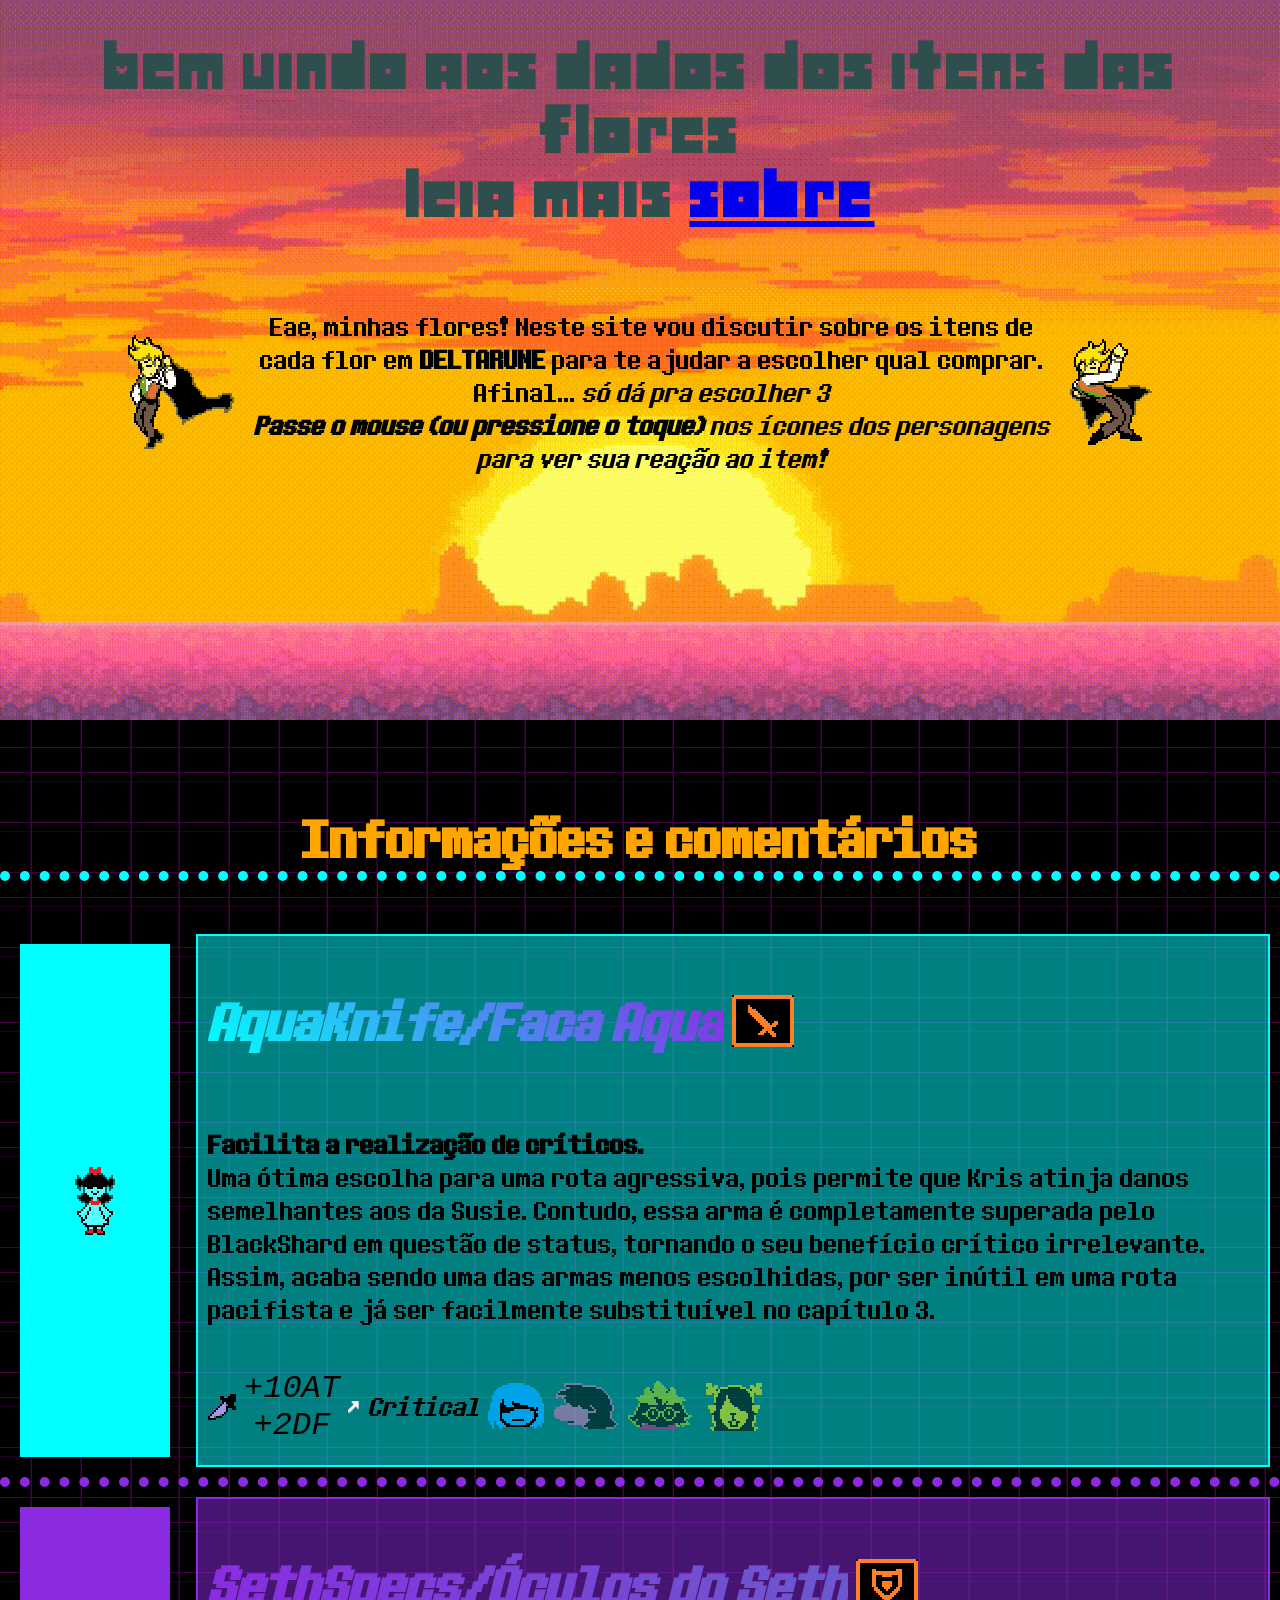
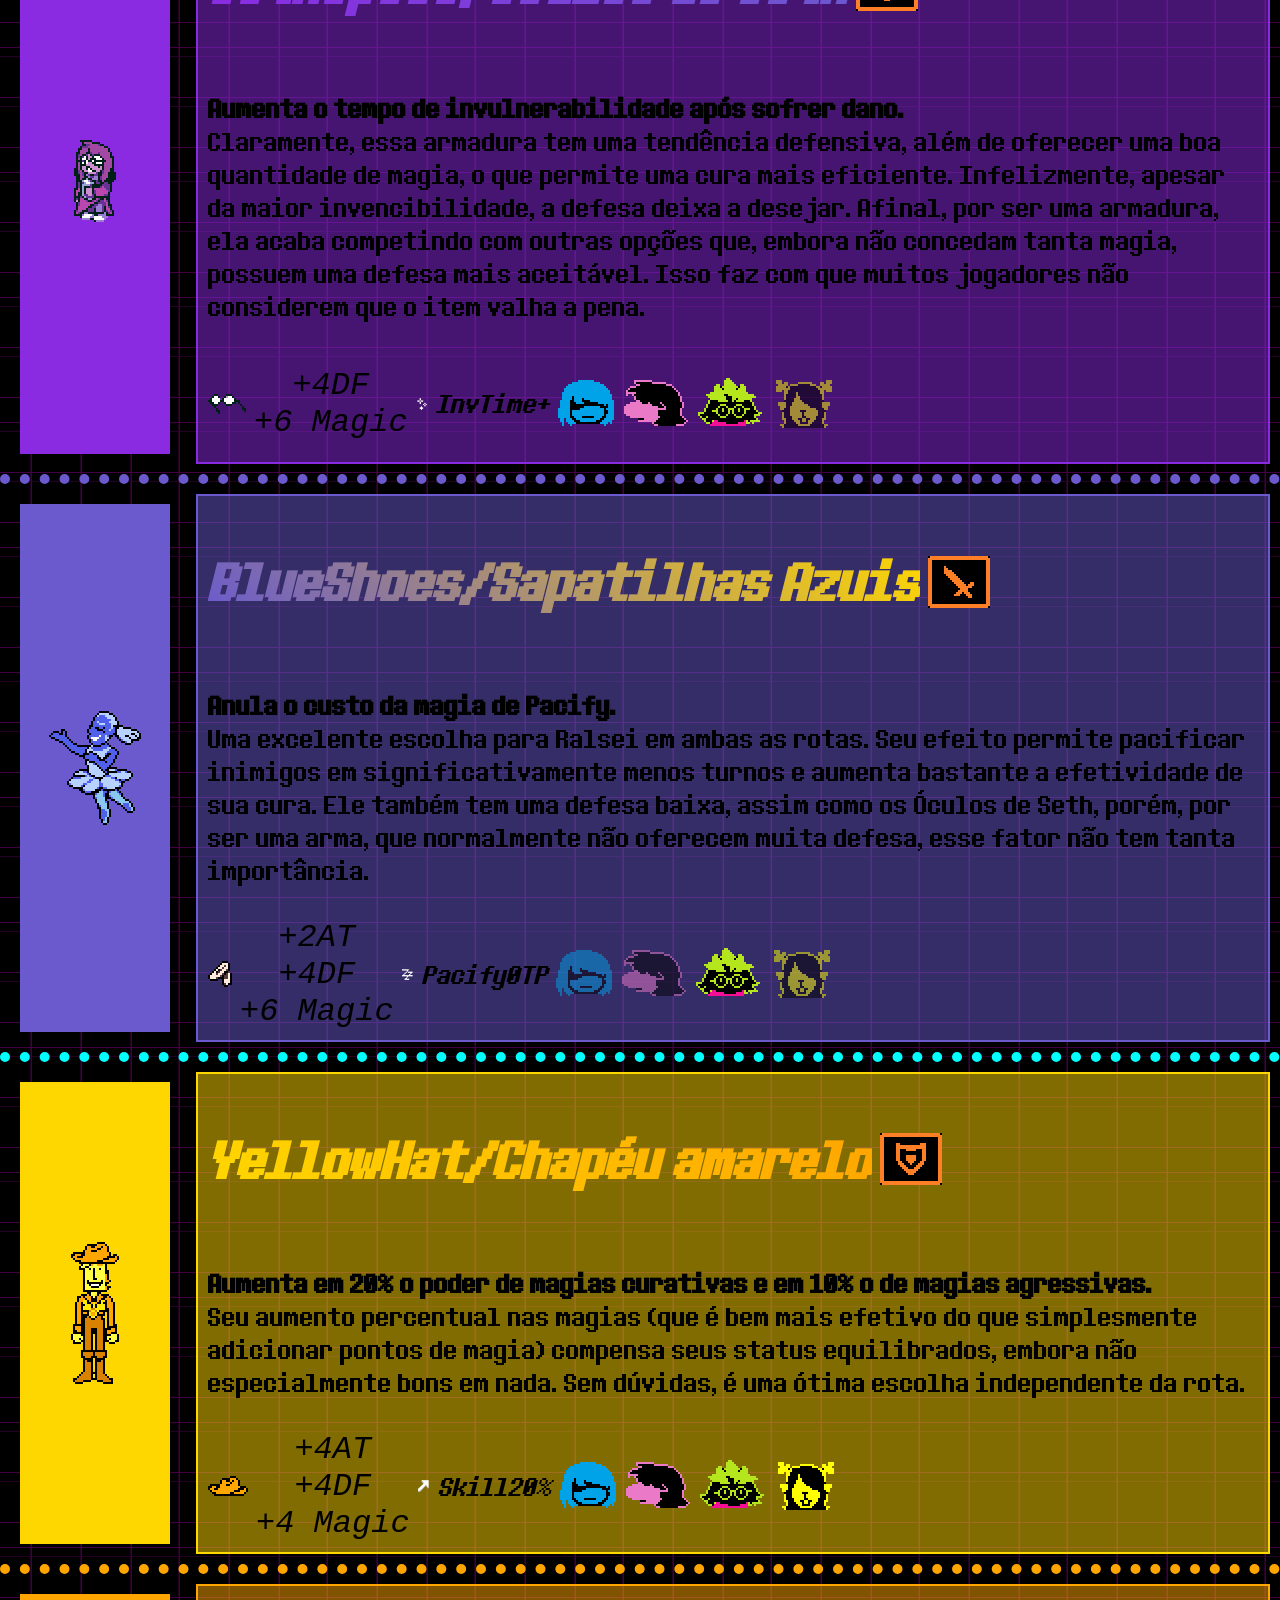
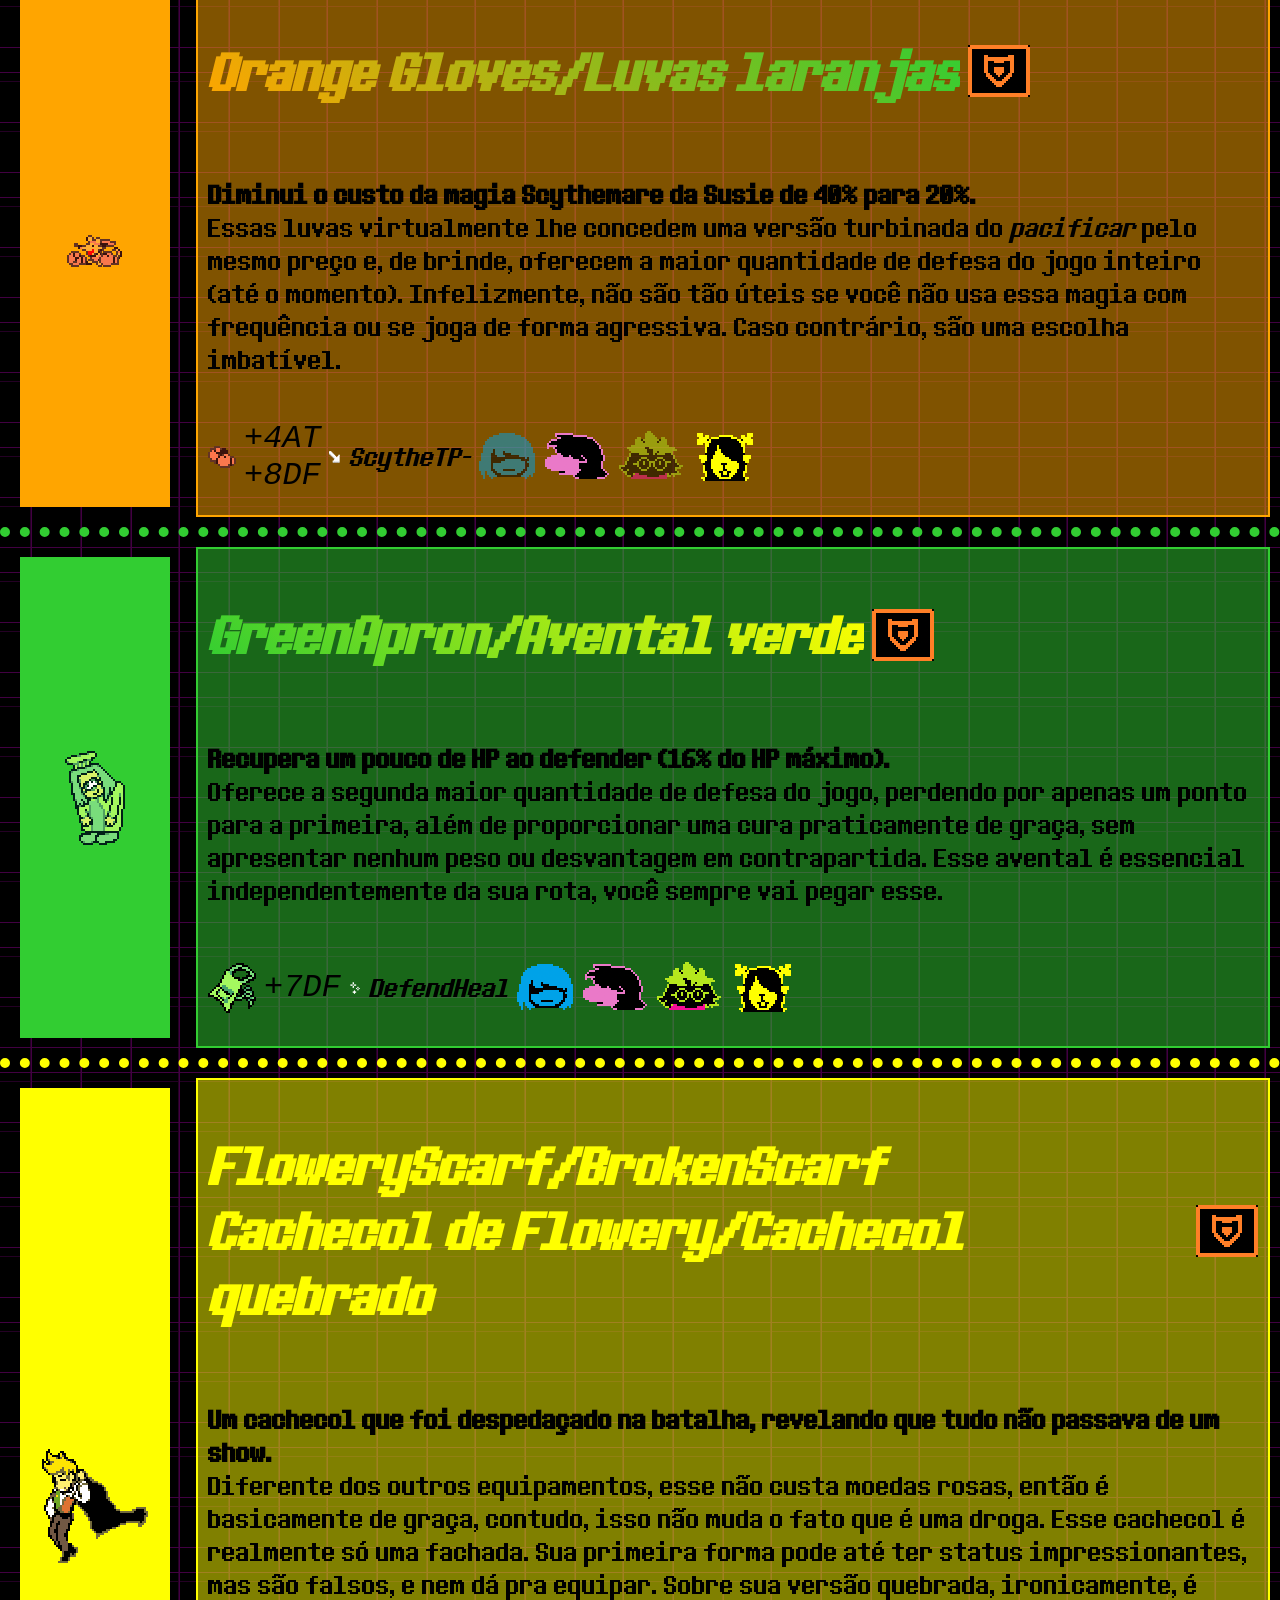
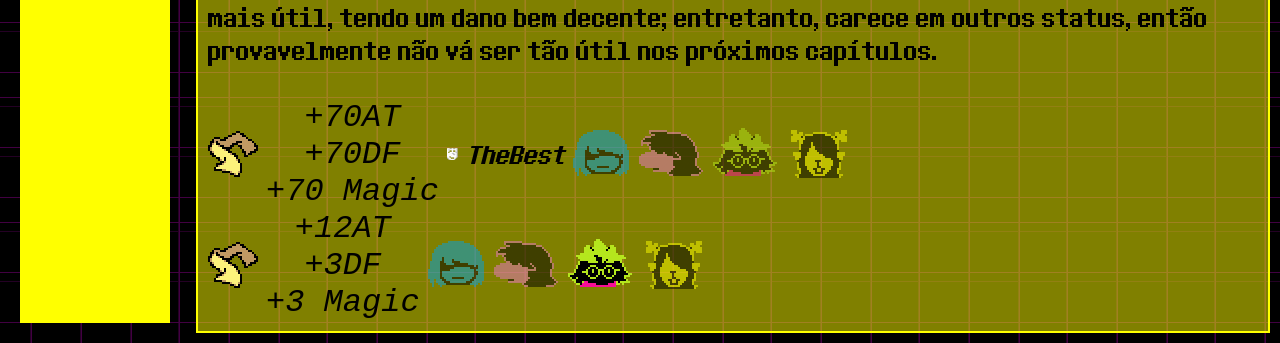
<file: index.html>
<!DOCTYPE html>
<html>
<head>
<title>Estude as flores</title>
<link rel="stylesheet" href="css\styles.css">
</head>
<body class="pag_principal_fundo">

<div class="foto_sunrise">
    <h1 class="titulo">Bem vindo aos dados dos itens das flores<br>Leia mais <a href="sobre.html" target="_self">sobre</a></h1>

    <div class="texto_alinhado_centro">
        <img src="imagens/Flowery_battle_idle.gif" title="Don't you like serving humans?" alt="flowery battle">
        <p>
            Eae, minhas flores! Neste site vou discutir sobre os itens de cada flor em <b>DELTARUNE</b> para te ajudar a escolher
           qual comprar. Afinal... <i>só dá pra escolher 3</i><br><i><b>Passe o mouse (ou pressione o toque)</b> nos ícones dos personagens para ver sua reação ao item!</i>
        </p>
        <img src="imagens/Flowery_overworld_pose.png" title="Here I come, San Frandisco!" style="transform: scaleX(-1);" alt="flowery battle">
    </div>
</div>

<div class="blocos_flores">
    <h1 class="titulo_simples">Informações e comentários</h1>

    <!-- Bloco da Aqua -->

    <div class="aqua container">
        <div class="aqua box">
            <img class="spr_normal" src="imagens/Aqua_overworld.png" alt="aqua">
            <img class="spr_special" src="imagens/Aqua_battle_idle.gif" alt="aqua dançando">
        </div>

        <div class="aqua item_desc">

            <div class="item">
                <h1 class="aqua item_titulo"><i>AquaKnife/Faca Aqua</i></h1>
                <img src="imagens/FIGHT_icon.png" alt="fight icon">
            </div>

            <p>
                <b>Facilita a realização de críticos.</b><br> Uma ótima escolha para uma rota agressiva,
                pois permite que Kris atinja danos semelhantes aos da Susie. Contudo, essa arma é completamente
                superada pelo BlackShard em questão de status, tornando o seu benefício crítico irrelevante. Assim,
                acaba sendo uma das armas menos escolhidas, por ser inútil em uma rota pacifista e já ser facilmente
                substituível no capítulo 3.
            </p>

            <div class="item">
                <img title="Obrigado por assistir meu sonho!"
                    src="imagens/AquaKnife_item.png" alt="Faca Aqua">
                <p class="stats">
                    <i>+10AT<br>+2DF</i>
                </p>
                <img src="imagens/12px-Up_icon.webp" alt="up icon">
                <p><i>Critical</i></p>
                <img src="imagens/Kris_face_battlemenu.png" alt="kris_face">
                <img src="imagens/Susie_face_battlemenu.png" alt="susie_face" title="Pequeno demais. Kris-zinho" class="nao_pode_equipar">
                <img src="imagens/Ralsei_face_battlemenu.png" alt="ralsei_face" title="Humm, posso acabar me machucando..." class="nao_pode_equipar">
                <img src="imagens/Noelle_face_battlemenu.png" alt="noelle_face" title="Isso é, hum, nostálgico" class="nao_pode_equipar">
            </div>
        </div>
    </div>

    <!--Bloco de seth -->

    <div class="seth container">
        <div class="seth box">
            <img class="spr_normal" src="imagens/Seth_overworld.png" alt="Seth">
            <img class="spr_special" src="imagens/Seth_battle_dance.gif" alt="Seth dançando">
        </div>

        <div class="seth item_desc">
            <div class="item">
                <h1 class="seth item_titulo"><i>SethSpecs/Óculos do Seth</i></h1>
                <img src="imagens/DEFEND_icon.png" alt="defend icon">
            </div>
            <p>
                <b>Aumenta o tempo de invulnerabilidade após sofrer dano.</b><br>
                Claramente, essa armadura tem uma tendência defensiva, além de oferecer
                uma boa quantidade de magia, o que permite uma cura mais eficiente.
                Infelizmente, apesar da maior invencibilidade, a defesa deixa a desejar.
                Afinal, por ser uma armadura, ela acaba competindo com outras opções que,
                embora não concedam tanta magia, possuem uma defesa mais aceitável.
                Isso faz com que muitos jogadores não considerem que o item valha a pena.
            </p>

            <div class="item">
                <img title="Obrigado... por assistir meu sonho."
                    src="imagens/SethSpecs_item.png" alt="Óculos do Seth">
                <p class="stats">
                    <i>+4DF<br>+6 Magic</i>
                </p>
                <img src="imagens/12px-Magic_icon.webp" alt="magic icon">
                <p><i>InvTime+</i></p>
                <img src="imagens/Kris_face_battlemenu.png" alt="kris_face">
                <img src="imagens/Susie_face_battlemenu.png" alt="susie_face" title="Mais fácil do que roubar o do Ralsei">
                <img src="imagens/Ralsei_face_battlemenu.png" alt="ralsei_face" title="Estou pronto para fazer a sua lição de casa!">
                <img src="imagens/Noelle_face_battlemenu.png" alt="noelle_face" title="Isso lembra demais..." class="nao_pode_equipar">
            </div>
        </div>
    </div>

    <!-- Bloco do Blue -->

    <div class="blue container">
        <div class="blue box">
            <img class="spr_normal" src="imagens/Blue_overworld.png" alt="Blue">
            <img class="spr_special" src="imagens/Blue_battle_idle.gif" alt="Blue dançando">
        </div>

        <div class="blue item_desc">
            <div class="item">
                <h1 class="blue item_titulo"><i>BlueShoes/Sapatilhas Azuis</i></h1>
                <img src="imagens/FIGHT_icon.png" alt="fight icon">
            </div>
            <p>
                <b>Anula o custo da magia de Pacify.</b><br> Uma excelente escolha para Ralsei em ambas as rotas.
                Seu efeito permite pacificar inimigos em significativamente menos turnos e aumenta bastante a
                efetividade de sua cura. Ele também tem uma defesa baixa, assim como os Óculos de Seth, porém,
                por ser uma arma, que normalmente não oferecem muita defesa, esse fator não tem tanta importância.
            </p>

            <div class="item">
                <img title="Obrigado por assistir nosso sonho."
                    src="imagens/BlueShoes_item.png" alt="Sapatilhas Azuis">
                <p class="stats">
                    <i>+2AT<br>+4DF<br>+6 Magic</i>
                </p>
                <img src="imagens/12px-Sleep_icon.webp" alt="sleep icon">
                <p><i>Pacify0TP</i></p>
                <img src="imagens/Kris_face_battlemenu.png" alt="kris_face" class="nao_pode_equipar">
                <img src="imagens/Susie_face_battlemenu.png" alt="susie_face" title="De jeito nenhum, eu ia cair com eles" class="nao_pode_equipar">
                <img src="imagens/Ralsei_face_battlemenu.png" alt="ralsei_face" title="Me ajuda a dar o passo para atacar!">
                <img src="imagens/Noelle_face_battlemenu.png" alt="noelle_face" title="(Você SABE que eu não posso usar sapatos normais...)" class="nao_pode_equipar">
            </div>
        </div>
    </div>

    <!-- Bloco do yellow -->

    <div class="yellow container">
        <div class="yellow box">
            <img class="spr_normal" src="imagens/Yellow_overworld.png" alt="yellow">
            <img class="spr_special" src="imagens/Yellow_battle_idle.gif" alt="yellow dançando">
        </div>

        <div class="yellow item_desc">
            <div class="item">
                <h1 class="yellow item_titulo"><i>YellowHat/Chapéu amarelo</i></h1>
                <img src="imagens/DEFEND_icon.png" alt="defend icon">
            </div>

            <p>
                <b>Aumenta em 20% o poder de magias curativas e em 10% o de magias agressivas.</b><br>
                Seu aumento percentual nas magias (que é bem mais efetivo do que simplesmente adicionar pontos de magia)
                compensa seus status equilibrados, embora não especialmente bons em nada. Sem dúvidas, é uma ótima escolha
                independente da rota.
            </p>

            <div class="item">
                <img title="Obrigado por assisti meu sonho, sô."
                    src="imagens/YellowHat_item.png" alt="Chapéu amarelo">
                <p class="stats">
                    <i>+4AT<br>+4DF<br>+4 Magic</i>
                </p>
                <img src="imagens/12px-Up_icon.webp" alt="up icon">
                <p><i>Skill20%</i></p>
                <img src="imagens/Kris_face_battlemenu.png" alt="kris_face">
                <img src="imagens/Susie_face_battlemenu.png" alt="susie_face" title="Entre no Modo Cavalo, Ralsei">
                <img src="imagens/Ralsei_face_battlemenu.png" alt="ralsei_face" title="A Susie pode ser o cavalo?">
                <img src="imagens/Noelle_face_battlemenu.png" alt="noelle_face" title="(Pelo menos não sou o cavalo)">
            </div>
        </div>
    </div>

    <!-- Bloco da orange -->

    <div class="orange container">
        <div class="orange box">
            <img class="spr_normal" src="imagens/Orange_battle_idle.gif" alt="orange">
            <img class="spr_special" src="imagens/Orange_overworld_stick_tongue_out.gif" alt="orange dançando">
        </div>

        <div class="orange item_desc">
            <div class="item">
                <h1 class="orange item_titulo"><i>Orange Gloves/Luvas laranjas</i></h1>
                <img src="imagens/DEFEND_icon.png" alt="defend icon">
            </div>

            <p>
                <b>Diminui o custo da magia Scythemare da Susie de 40% para 20%.</b><br> Essas luvas virtualmente lhe
                concedem uma versão turbinada do <i>pacificar</i> pelo mesmo preço e, de brinde, oferecem a maior
                quantidade de defesa do jogo inteiro (até o momento). Infelizmente, não são tão úteis se você não usa
                essa magia com frequência ou se joga de forma agressiva. Caso contrário, são uma escolha imbatível.
            </p>

            <div class="item">

                <img title="O... Obrigado por assistir meu sonho."
                    src="imagens/O.Glove_item.png" alt="Luvas laranjas">
                <p class="stats">
                    <i>+4AT<br>+8DF</i>
                </p>
                <img src="imagens/12px-Down_icon.webp" alt="down icon">
                <p><i>ScytheTP-</i></p>
                <img src="imagens/Kris_face_battlemenu.png" alt="kris_face" class="nao_pode_equipar">
                <img src="imagens/Susie_face_battlemenu.png" alt="susie_face" title="Me ajuda a segurar o machado">
                <img src="imagens/Ralsei_face_battlemenu.png" alt="ralsei_face" title="Hum... Preciso de treinamento antes" class="nao_pode_equipar">
                <img src="imagens/Noelle_face_battlemenu.png" alt="noelle_face" title="Estou acostumada com luvas. Quer dizer, hum, luvas de forno">
            </div>
        </div>
    </div>

    <!-- Bloco de green -->

    <div class="green container">
        <div class="green box">
            <img class="spr_normal" src="imagens/Green_overworld.png" alt="green">
            <img class="spr_special" src="imagens/Green_overworld_wave.gif" alt="green dançando">
        </div>

        <div class="green item_desc">
            <div class="item">
                <h1 class="green item_titulo"><i>GreenApron/Avental verde</i></h1>
                <img src="imagens/DEFEND_icon.png" alt="defend icon">
            </div>

            <p>
                <b>Recupera um pouco de HP ao defender (16% do HP máximo).</b><br>Oferece a segunda maior quantidade
                de defesa do jogo, perdendo por apenas um ponto para a primeira, além de proporcionar uma cura
                praticamente de graça, sem apresentar nenhum peso ou desvantagem em contrapartida. Esse avental é
                essencial independentemente da sua rota, você sempre vai pegar esse.
            </p>

            <div class="item">

                <img title="(Obrigado por assistir o sonho delu)"
                    src="imagens/GreenApron_item.png" alt="Avental verde">
                <p class="stats">
                    <i>+7DF</i>
                </p>
                <img src="imagens/12px-Magic_icon.webp" alt="magic icon">
                <p><i>DefendHeal</i></p>
                <img src="imagens/Kris_face_battlemenu.png" alt="kris_face">
                <img src="imagens/Susie_face_battlemenu.png" alt="susie_face" title="Beeeleza, de volta a cozinhar fogo">
                <img src="imagens/Ralsei_face_battlemenu.png" alt="ralsei_face" title="Alguém quer uns petiscos de cavalo?">
                <img src="imagens/Noelle_face_battlemenu.png" alt="noelle_face" title="Kris, você pode, hum, amarrar as costas para mim...?">
            </div>
        </div>
    </div>

    <!-- Bloco de flowery -->

    <div class="flowery container">
        <div class="flowery box">
            <img class="spr_normal" src="imagens/Flowery_battle_idle.gif" alt="flowery">
            <img class="spr_special" src="imagens/Flowery_overworld_wounded.png" alt="flowery morrendo">
        </div>

        <div class="flowery item_desc">
            <div class="item">
                <h1 class="flowery item_titulo"><i>FloweryScarf/BrokenScarf<br>Cachecol de Flowery/Cachecol quebrado</i></h1>
                <img src="imagens/DEFEND_icon.png" alt="defend icon">
            </div>

            <p>
                <b>Um cachecol que foi despedaçado na batalha, revelando que tudo não passava de um show.</b><br>
                Diferente dos outros equipamentos, esse não custa moedas rosas, então é basicamente de graça, contudo,
                isso não muda o fato que é uma droga.
                Esse cachecol é realmente só uma fachada. Sua primeira forma pode até ter status impressionantes,
                mas são falsos, e nem dá pra equipar. Sobre sua versão quebrada, ironicamente, é mais útil,
                tendo um dano bem decente; entretanto, carece em outros status, então provavelmente não vá ser tão útil
                nos próximos capítulos.<br>
            </p>

            <div class="item">

                <img title="Obviamente você precisa... não é, Raly?"
                    src="imagens/FloweryScarf_item.png" alt="Cachecol do Flowery">
                <p class="stats">
                    <i>+70AT</i><br>
                    <i>+70DF</i><br>
                    <i>+70 Magic</i>
                </p>

                <img src="imagens/12px-Flowery_icon.webp" alt="flowery icon">
                <p><i>TheBest</i></p>

                <img src="imagens/Kris_face_battlemenu.png" alt="kris_face" class="nao_pode_equipar">
                <img src="imagens/Susie_face_battlemenu.png" alt="susie_face" title="Nah, isso é para o Ralsei" class="nao_pode_equipar">
                <img src="imagens/Ralsei_face_battlemenu.png" alt="ralsei_face" title="Eu, hã... não, não serve!" class="nao_pode_equipar">
                <img src="imagens/Noelle_face_battlemenu.png" alt="noelle_face" title="Quem diabos é Flowery?" class="nao_pode_equipar">
            </div>
            <div class="item">
                <img title="Talvez em outra vida, nós pudessemos ter... sido amigos..."
                    src="imagens/FloweryScarf_item.png" alt="Cachecol do Flowery">
                <p class="stats">
                    <i>+12AT</i><br>
                    <i>+3DF</i><br>
                    <i>+3 Magic</i>
                </p>
                <img src="imagens/Kris_face_battlemenu.png" alt="kris_face" class="nao_pode_equipar">
                <img src="imagens/Susie_face_battlemenu.png" alt="susie_face" title="..." class="nao_pode_equipar">
                <img src="imagens/Ralsei_face_battlemenu.png" alt="ralsei_face" title="... eu uso.">
                <img src="imagens/Noelle_face_battlemenu.png" alt="noelle_face" title="Quem CARALHOS é Flowery?" class="nao_pode_equipar">
            </div>
        </div>
</div>

</div>

</body>
</html>
</file>
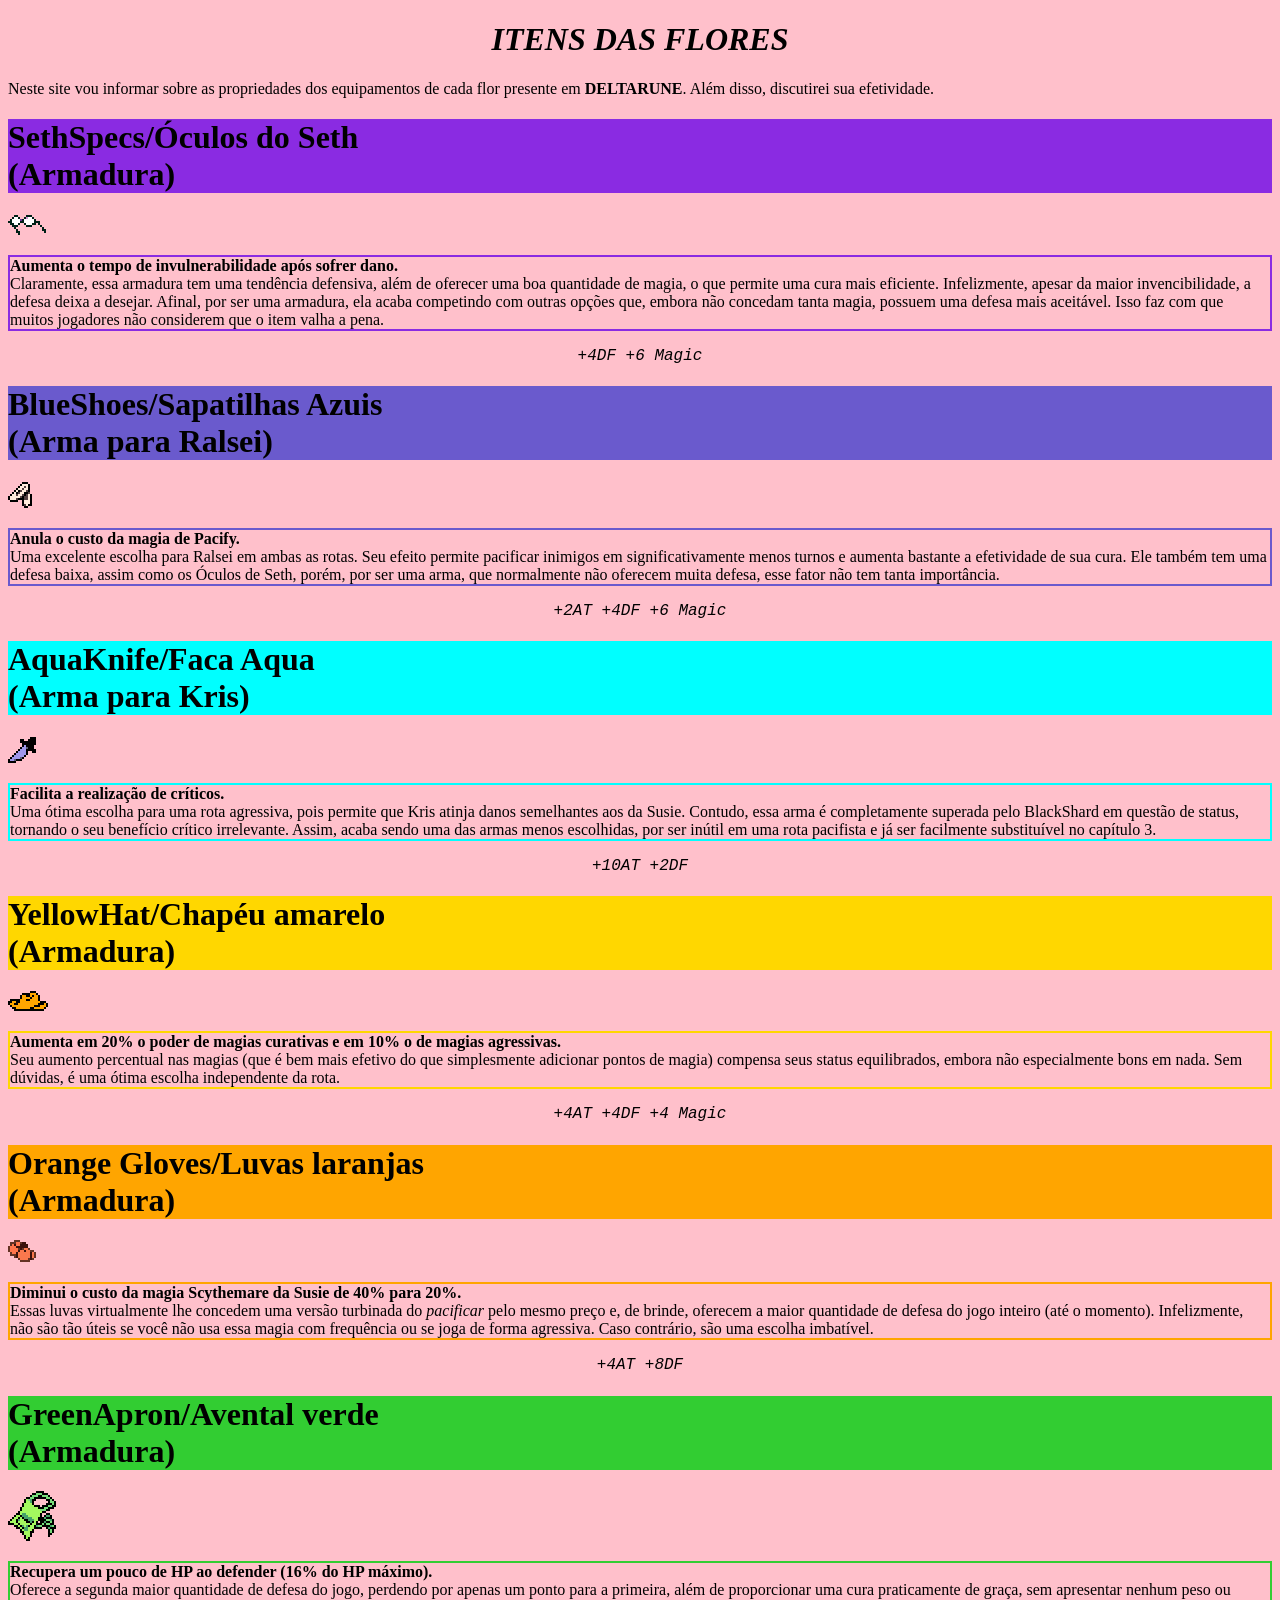
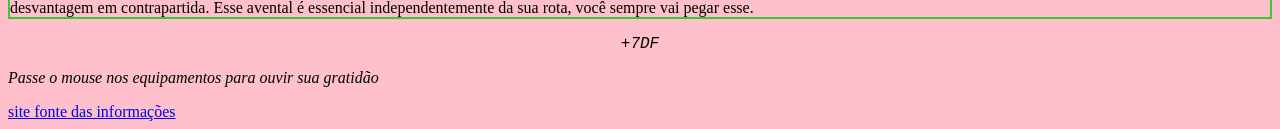
<file: primeiro_site_deltarune_flores.html>
<!DOCTYPE html>
<html>
<head>
<title>Dados dos itens das flores</title>
</head>
<body style="background-color:pink;">

<!--Seth-->
<h1 style="text-align:center;"><i>ITENS DAS FLORES</i></h1>
<p>Neste site vou informar sobre as propriedades dos equipamentos de cada flor presente em <b>DELTARUNE</b>. Além disso, discutirei sua efetividade.</p>

<h1 style="background-color:blueviolet;">SethSpecs/Óculos do Seth<br>(Armadura)</h1>

<img title="Obrigado... por assistir meu sonho." src="imagens/SethSpecs_item.png" alt="Óculos do Seth">

<p style="border: 2px solid blueviolet;">
<b>Aumenta o tempo de invulnerabilidade após sofrer dano.</b><br> Claramente, essa armadura tem uma tendência defensiva, além de oferecer uma boa quantidade de magia, o que permite uma cura mais eficiente. Infelizmente, apesar da maior invencibilidade, a defesa deixa a desejar. Afinal, por ser uma armadura, ela acaba competindo com outras opções que, embora não concedam tanta magia, possuem uma defesa mais aceitável. Isso faz com que muitos jogadores não considerem que o item valha a pena.
</p>

<p style="font-family:courier; text-align:center;"><i>+4DF +6 Magic</i></p>

<!--Blue-->
<h1 style="background-color:slateblue;">BlueShoes/Sapatilhas Azuis<br>(Arma para Ralsei)</h1>

<img title="Obrigado por assistir nosso sonho."
src="imagens/BlueShoes_item.png" alt="Sapatilhas Azuis">

<p style="border: 2px solid slateblue;">
<b>Anula o custo da magia de Pacify.</b><br> Uma excelente escolha para Ralsei em ambas as rotas. Seu efeito permite pacificar inimigos em significativamente menos turnos e aumenta bastante a efetividade de sua cura. Ele também tem uma defesa baixa, assim como os Óculos de Seth, porém, por ser uma arma, que normalmente não oferecem muita defesa, esse fator não tem tanta importância.
</p>

<p style="font-family:courier; text-align:center;"><i>+2AT +4DF +6 Magic</i></p>

<!--Aqua-->
<h1 style="background-color:aqua;">AquaKnife/Faca Aqua<br>(Arma para Kris)</h1>

<img title="Obrigado por assistir meu sonho!"
src="imagens/AquaKnife_item.png" alt="Faca Aqua">

<p style="border: 2px solid aqua;">
<b>Facilita a realização de críticos.</b><br> Uma ótima escolha para uma rota agressiva, pois permite que Kris atinja danos semelhantes aos da Susie. Contudo, essa arma é completamente superada pelo BlackShard em questão de status, tornando o seu benefício crítico irrelevante. Assim, acaba sendo uma das armas menos escolhidas, por ser inútil em uma rota pacifista e já ser facilmente substituível no capítulo 3.
</p>

<p style="font-family:courier; text-align:center;"><i>+10AT
+2DF</i></p>

<!--Yellow-->
<h1 style="background-color:Gold;">YellowHat/Chapéu amarelo<br>(Armadura)</h1>

<img title="Obrigado por assisti meu sonho, sô."
src="imagens/YellowHat_item.png" alt="Chapéu amarelo">

<p style="border: 2px solid Gold;">
<b>Aumenta em 20% o poder de magias curativas e em 10% o de magias agressivas.</b><br> Seu aumento percentual nas magias (que é bem mais efetivo do que simplesmente adicionar pontos de magia) compensa seus status equilibrados, embora não especialmente bons em nada. Sem dúvidas, é uma ótima escolha independente da rota.
</p>

<p style="font-family:courier; text-align:center;"><i>+4AT +4DF +4 Magic</i></p>

<!--Orange-->
<h1 style="background-color:Orange;">Orange Gloves/Luvas laranjas<br>(Armadura)</h1>

<img title="O... Obrigado por assistir meu sonho."
src="imagens/O.Glove_item.png" alt="Luvas laranjas">

<p style="border: 2px solid Orange;">
<b>Diminui o custo da magia Scythemare da Susie de 40% para 20%.</b><br> Essas luvas virtualmente lhe concedem uma versão turbinada do <i>pacificar</i> pelo mesmo preço e, de brinde, oferecem a maior quantidade de defesa do jogo inteiro (até o momento). Infelizmente, não são tão úteis se você não usa essa magia com frequência ou se joga de forma agressiva. Caso contrário, são uma escolha imbatível.
</p>

<p style="font-family:courier; text-align:center;"><i>+4AT
+8DF</i></p>

<!--Green-->
<h1 style="background-color:LimeGreen;">GreenApron/Avental verde<br>(Armadura)</h1>

<img title="(Obrigado por assistir o sonho delu)"
src="imagens/GreenApron_item.png" alt="Avental verde">

<p style="border: 2px solid LimeGreen;">
<b>Recupera um pouco de HP ao defender (16% do HP máximo).</b><br>Oferece a segunda maior quantidade de defesa do jogo, perdendo por apenas um ponto para a primeira, além de proporcionar uma cura praticamente de graça, sem apresentar nenhum peso ou desvantagem em contrapartida. Esse avental é essencial independentemente da sua rota, você sempre vai pegar esse.
</p>

<p style="font-family:courier; text-align:center;"><i>+7DF</i></p>

<!--Final da página-->
<p><i>Passe o mouse nos equipamentos para ouvir sua gratidão</i></p>
<a href="https://deltarune.wiki/w/Flower_item" target="_blank">site fonte das informações</a>
</body>
</html>
</file>
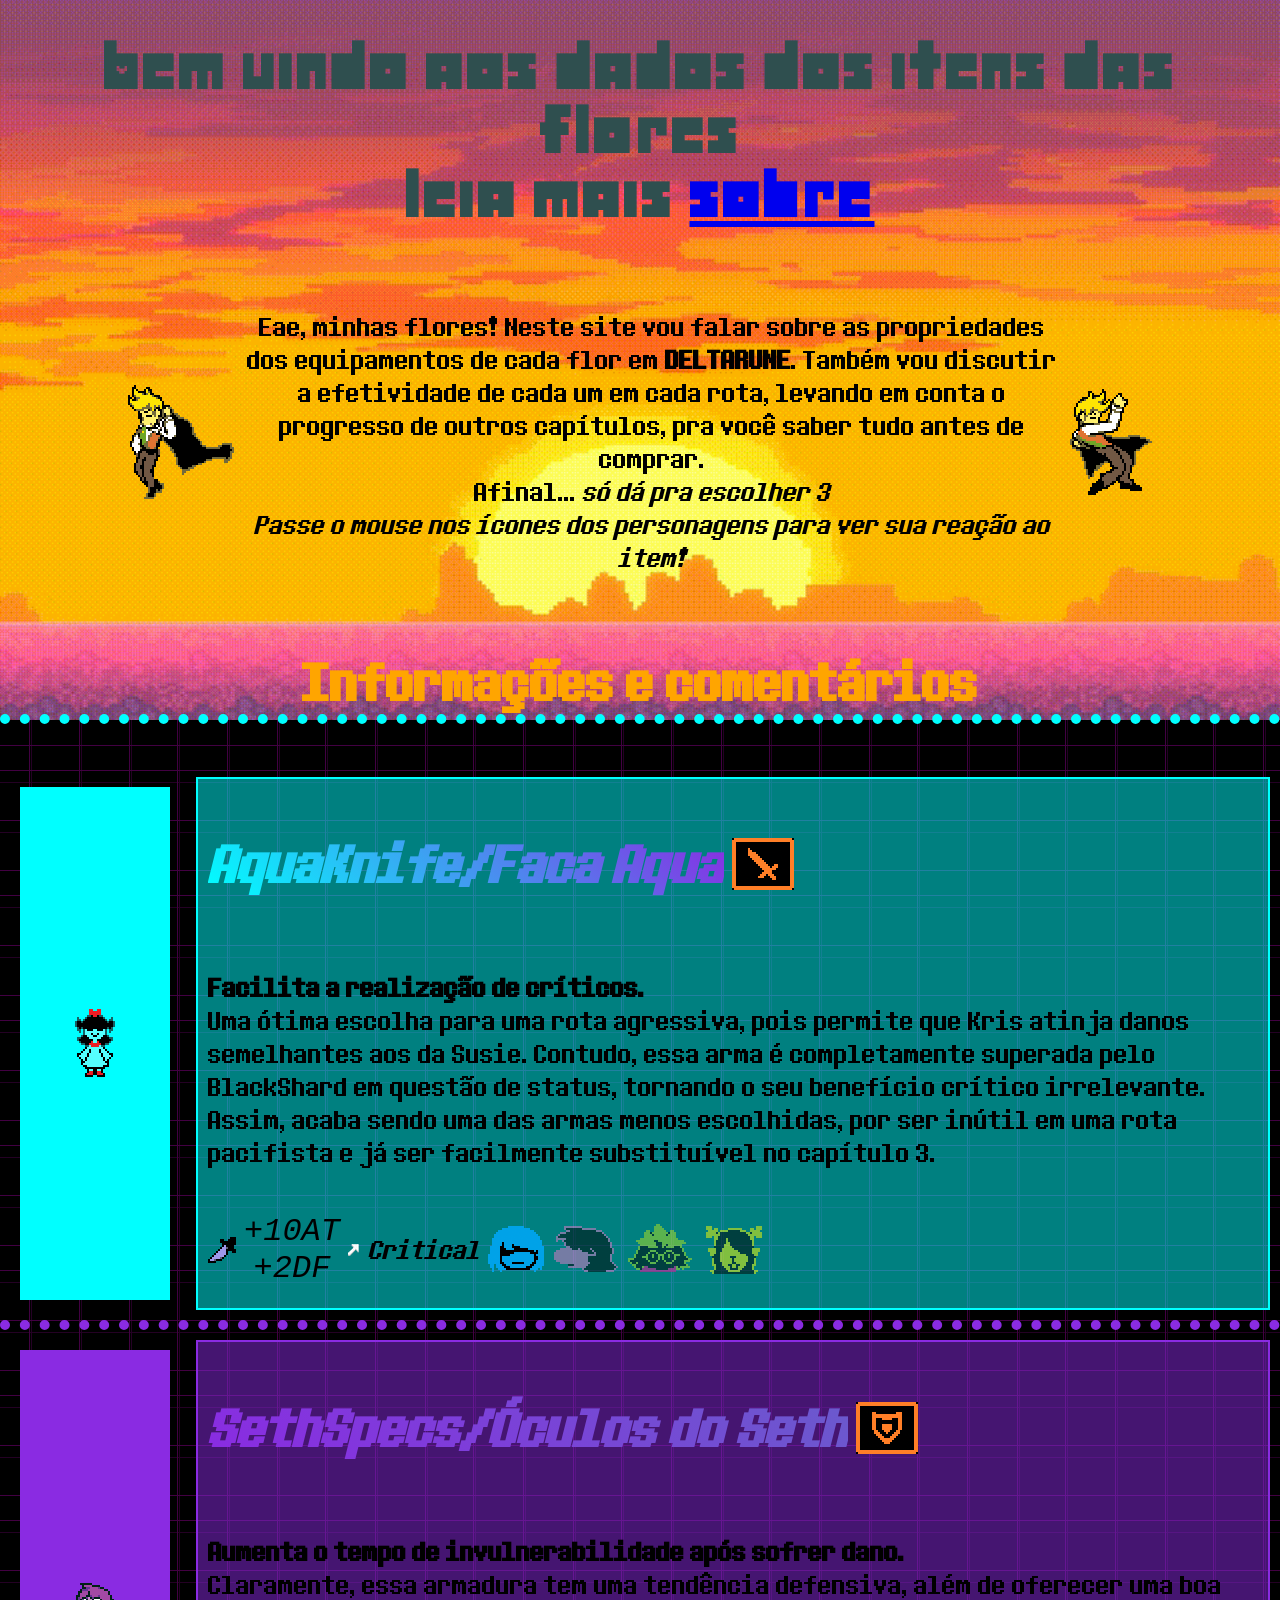
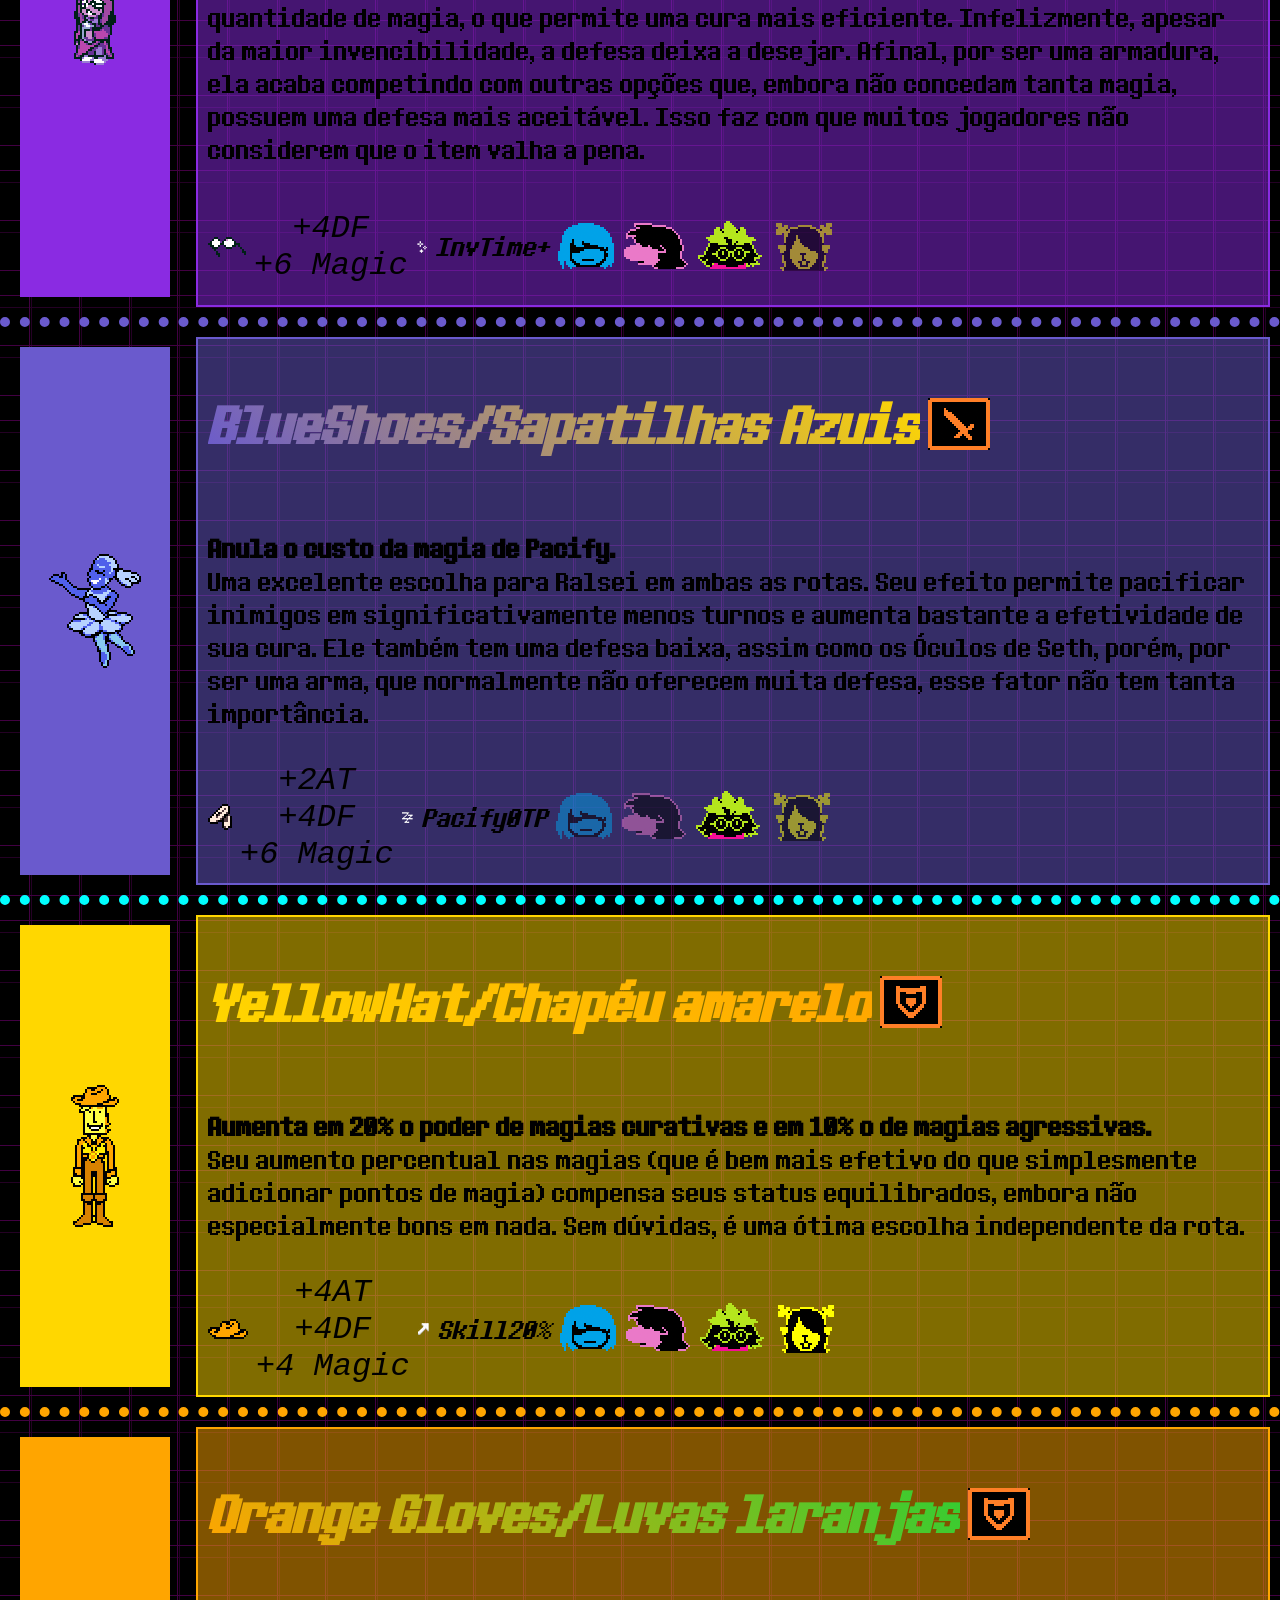
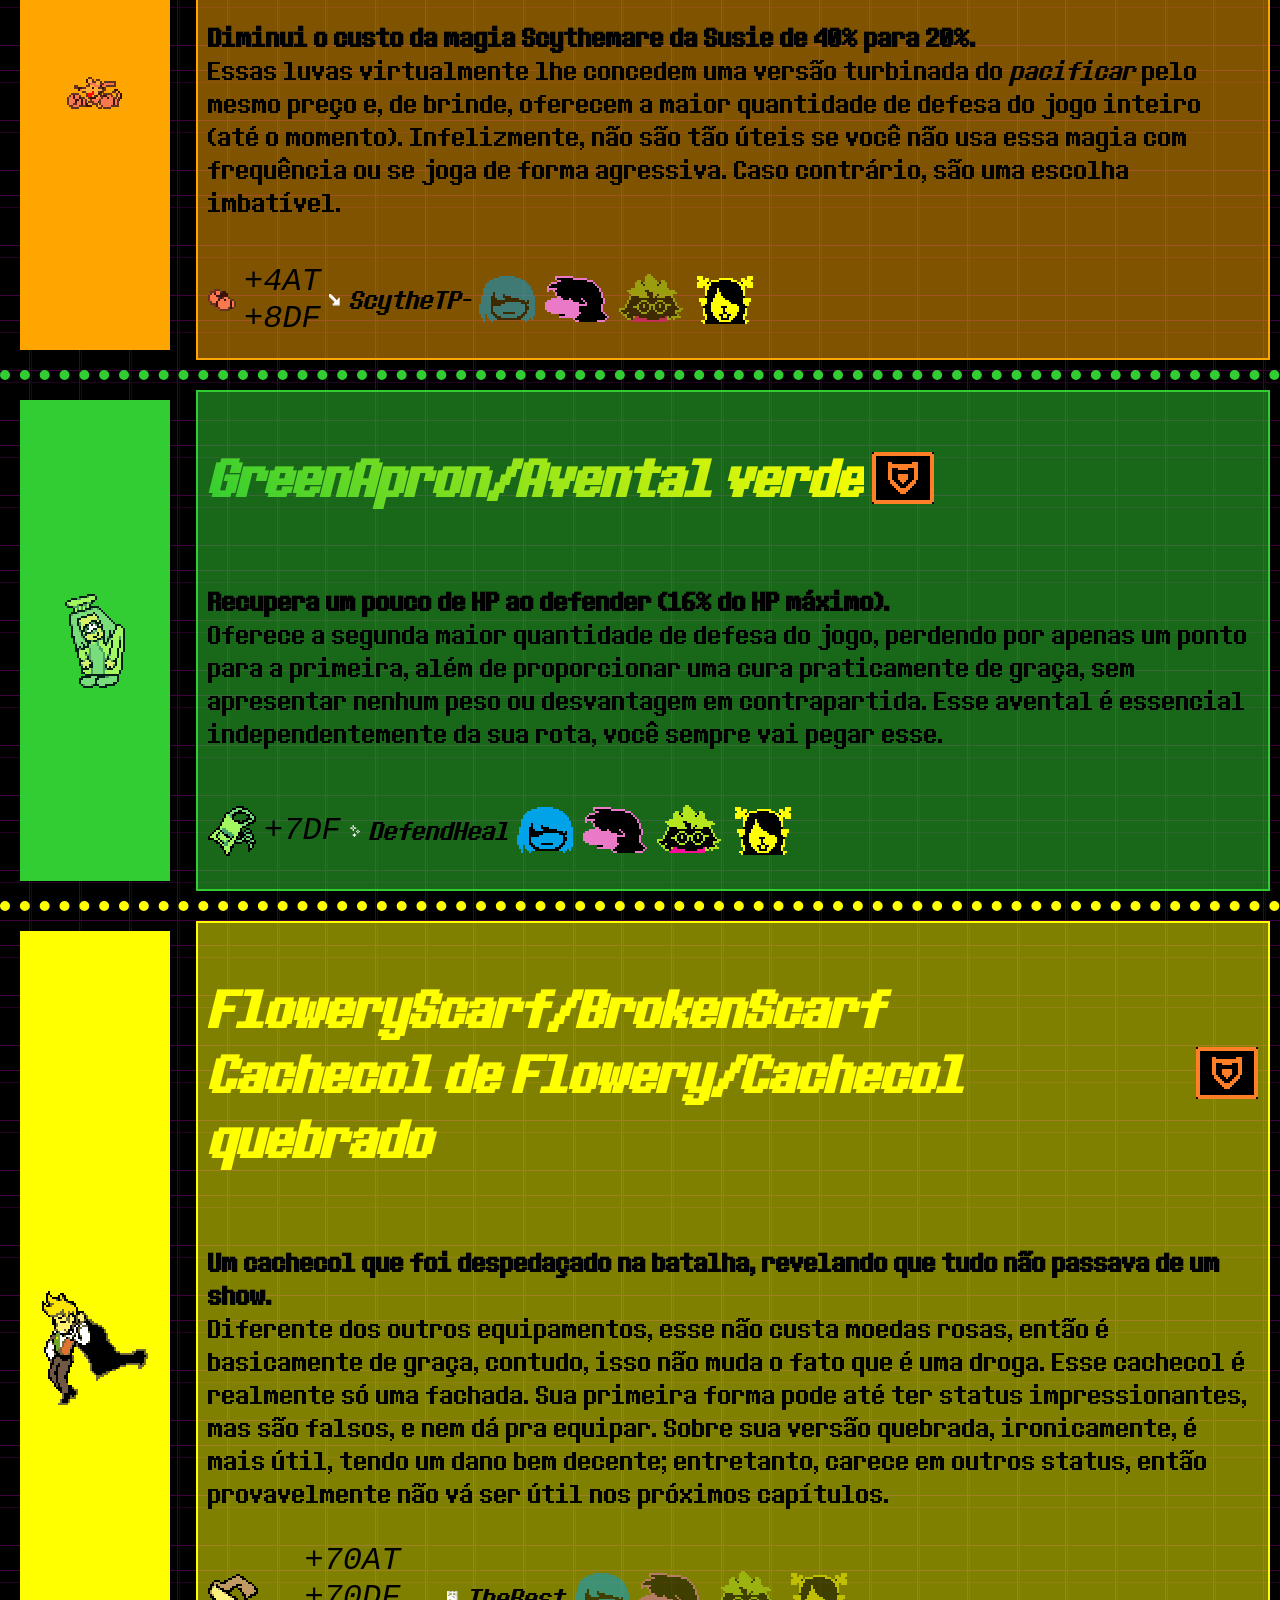
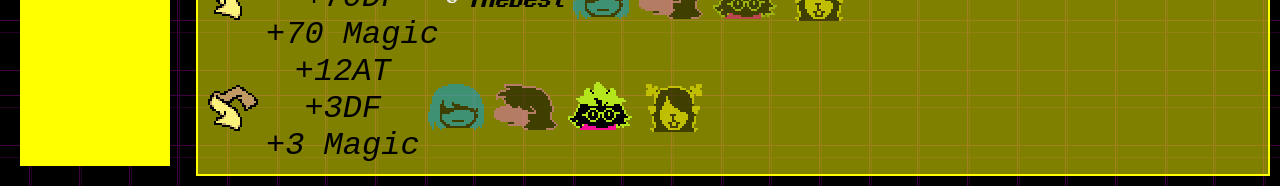
<file: principal.html>
<!DOCTYPE html>
<html>
<head>
<title>Dados dos itens das flores</title>
<link rel="stylesheet" href="styles.css" />
</head>
<body class="pag_principal_fundo">

<h1 class="titulo">Bem vindo aos dados dos itens das flores<br>Leia mais <a href="sobre.html" target="_self">sobre</a></h1>

<div class="texto_alinhado_centro">
    <img src="imagens/Flowery_battle_idle.gif" title="Don't you like serving humans?" alt="flowery battle">
    <p>
        Eae, minhas flores! Neste site vou falar sobre as propriedades dos equipamentos de cada flor em <b>DELTARUNE</b>.
        Também vou discutir a efetividade de cada um em cada rota, levando em conta o progresso de outros capítulos,
        pra você saber tudo antes de comprar.<br>Afinal... <i>só dá pra escolher 3</i><br><i>Passe o mouse nos ícones dos personagens para ver sua reação ao item!</i>
    </p>
    <img src="imagens/Flowery_overworld_pose.png" title="Here I come, San Frandisco!" style="transform: scaleX(-1);" alt="flowery battle">
</div>

<div class="blocos_flores">
    <h1 class="titulo_simples">Informações e comentários</h1>

    <!-- Bloco da Aqua -->

    <div class="aqua container">
        <div class="aqua box">
            <img class="spr_normal" src="imagens/Aqua_overworld.png" alt="aqua">
            <img class="spr_special" src="imagens/Aqua_battle_idle.gif" alt="aqua dançando">
        </div>

        <div class="aqua item_desc">

            <div class="item">
                <h1 class="aqua item_titulo"><i>AquaKnife/Faca Aqua</i></h1>
                <img src="imagens/FIGHT_icon.png" alt="fight icon">
            </div>

            <p>
                <b>Facilita a realização de críticos.</b><br> Uma ótima escolha para uma rota agressiva,
                pois permite que Kris atinja danos semelhantes aos da Susie. Contudo, essa arma é completamente
                superada pelo BlackShard em questão de status, tornando o seu benefício crítico irrelevante. Assim,
                acaba sendo uma das armas menos escolhidas, por ser inútil em uma rota pacifista e já ser facilmente
                substituível no capítulo 3.
            </p>

            <div class="item">
                <img title="Obrigado por assistir meu sonho!"
                    src="imagens/AquaKnife_item.png" alt="Faca Aqua">
                <p class="stats">
                    <i>+10AT<br>+2DF</i>
                </p>
                <img src="imagens/12px-Up_icon.webp" alt="up icon">
                <p><i>Critical</i></p>
                <img src="imagens/Kris_face_battlemenu.png" alt="kris_face">
                <img src="imagens/Susie_face_battlemenu.png" alt="susie_face" title="Pequeno demais. Kris-zinho" class="nao_pode_equipar">
                <img src="imagens/Ralsei_face_battlemenu.png" alt="ralsei_face" title="Humm, posso acabar me machucando..." class="nao_pode_equipar">
                <img src="imagens/Noelle_face_battlemenu.png" alt="noelle_face" title="Isso é, hum, nostálgico" class="nao_pode_equipar">
            </div>
        </div>
    </div>

    <!--Bloco de seth -->

    <div class="seth container">
        <div class="seth box">
            <img class="spr_normal" src="imagens/Seth_overworld.png" alt="Seth">
            <img class="spr_special" src="imagens/Seth_battle_dance.gif" alt="Seth dançando">
        </div>

        <div class="seth item_desc">
            <div class="item">
                <h1 class="seth item_titulo"><i>SethSpecs/Óculos do Seth</i></h1>
                <img src="imagens/DEFEND_icon.png" alt="defend icon">
            </div>
            <p>
                <b>Aumenta o tempo de invulnerabilidade após sofrer dano.</b><br>
                Claramente, essa armadura tem uma tendência defensiva, além de oferecer
                uma boa quantidade de magia, o que permite uma cura mais eficiente.
                Infelizmente, apesar da maior invencibilidade, a defesa deixa a desejar.
                Afinal, por ser uma armadura, ela acaba competindo com outras opções que,
                embora não concedam tanta magia, possuem uma defesa mais aceitável.
                Isso faz com que muitos jogadores não considerem que o item valha a pena.
            </p>

            <div class="item">
                <img title="Obrigado... por assistir meu sonho."
                    src="imagens/SethSpecs_item.png" alt="Óculos do Seth">
                <p class="stats">
                    <i>+4DF<br>+6 Magic</i>
                </p>
                <img src="imagens/12px-Magic_icon.webp" alt="magic icon">
                <p><i>InvTime+</i></p>
                <img src="imagens/Kris_face_battlemenu.png" alt="kris_face">
                <img src="imagens/Susie_face_battlemenu.png" alt="susie_face" title="Mais fácil do que roubar o do Ralsei">
                <img src="imagens/Ralsei_face_battlemenu.png" alt="ralsei_face" title="Estou pronto para fazer a sua lição de casa!">
                <img src="imagens/Noelle_face_battlemenu.png" alt="noelle_face" title="Isso lembra demais..." class="nao_pode_equipar">
            </div>
        </div>
    </div>

    <!-- Bloco do Blue -->

    <div class="blue container">
        <div class="blue box">
            <img class="spr_normal" src="imagens/Blue_overworld.png" alt="Blue">
            <img class="spr_special" src="imagens/Blue_battle_idle.gif" alt="Blue dançando">
        </div>

        <div class="blue item_desc">
            <div class="item">
                <h1 class="blue item_titulo"><i>BlueShoes/Sapatilhas Azuis</i></h1>
                <img src="imagens/FIGHT_icon.png" alt="fight icon">
            </div>
            <p>
                <b>Anula o custo da magia de Pacify.</b><br> Uma excelente escolha para Ralsei em ambas as rotas.
                Seu efeito permite pacificar inimigos em significativamente menos turnos e aumenta bastante a
                efetividade de sua cura. Ele também tem uma defesa baixa, assim como os Óculos de Seth, porém,
                por ser uma arma, que normalmente não oferecem muita defesa, esse fator não tem tanta importância.
            </p>

            <div class="item">
                <img title="Obrigado por assistir nosso sonho."
                    src="imagens/BlueShoes_item.png" alt="Sapatilhas Azuis">
                <p class="stats">
                    <i>+2AT<br>+4DF<br>+6 Magic</i>
                </p>
                <img src="imagens/12px-Sleep_icon.webp" alt="sleep icon">
                <p><i>Pacify0TP</i></p>
                <img src="imagens/Kris_face_battlemenu.png" alt="kris_face" class="nao_pode_equipar">
                <img src="imagens/Susie_face_battlemenu.png" alt="susie_face" title="De jeito nenhum, eu ia cair com eles" class="nao_pode_equipar">
                <img src="imagens/Ralsei_face_battlemenu.png" alt="ralsei_face" title="Me ajuda a dar o passo para atacar!">
                <img src="imagens/Noelle_face_battlemenu.png" alt="noelle_face" title="(Você SABE que eu não posso usar sapatos normais...)" class="nao_pode_equipar">
            </div>
        </div>
    </div>

    <!-- Bloco do yellow -->

    <div class="yellow container">
        <div class="yellow box">
            <img class="spr_normal" src="imagens/Yellow_overworld.png" alt="yellow">
            <img class="spr_special" src="imagens/Yellow_battle_idle.gif" alt="yellow dançando">
        </div>

        <div class="yellow item_desc">
            <div class="item">
                <h1 class="yellow item_titulo"><i>YellowHat/Chapéu amarelo</i></h1>
                <img src="imagens/DEFEND_icon.png" alt="defend icon">
            </div>

            <p>
                <b>Aumenta em 20% o poder de magias curativas e em 10% o de magias agressivas.</b><br>
                Seu aumento percentual nas magias (que é bem mais efetivo do que simplesmente adicionar pontos de magia)
                compensa seus status equilibrados, embora não especialmente bons em nada. Sem dúvidas, é uma ótima escolha
                independente da rota.
            </p>

            <div class="item">
                <img title="Obrigado por assisti meu sonho, sô."
                    src="imagens/YellowHat_item.png" alt="Chapéu amarelo">
                <p class="stats">
                    <i>+4AT<br>+4DF<br>+4 Magic</i>
                </p>
                <img src="imagens/12px-Up_icon.webp" alt="up icon">
                <p><i>Skill20%</i></p>
                <img src="imagens/Kris_face_battlemenu.png" alt="kris_face">
                <img src="imagens/Susie_face_battlemenu.png" alt="susie_face" title="Entre no Modo Cavalo, Ralsei">
                <img src="imagens/Ralsei_face_battlemenu.png" alt="ralsei_face" title="A Susie pode ser o cavalo?">
                <img src="imagens/Noelle_face_battlemenu.png" alt="noelle_face" title="(Pelo menos não sou o cavalo)">
            </div>
        </div>
    </div>

    <!-- Bloco da orange -->

    <div class="orange container">
        <div class="orange box">
            <img class="spr_normal" src="imagens/Orange_battle_idle.gif" alt="orange">
            <img class="spr_special" src="imagens/Orange_overworld_stick_tongue_out.gif" alt="orange dançando">
        </div>

        <div class="orange item_desc">
            <div class="item">
                <h1 class="orange item_titulo"><i>Orange Gloves/Luvas laranjas</i></h1>
                <img src="imagens/DEFEND_icon.png" alt="defend icon">
            </div>

            <p>
                <b>Diminui o custo da magia Scythemare da Susie de 40% para 20%.</b><br> Essas luvas virtualmente lhe
                concedem uma versão turbinada do <i>pacificar</i> pelo mesmo preço e, de brinde, oferecem a maior
                quantidade de defesa do jogo inteiro (até o momento). Infelizmente, não são tão úteis se você não usa
                essa magia com frequência ou se joga de forma agressiva. Caso contrário, são uma escolha imbatível.
            </p>

            <div class="item">

                <img title="O... Obrigado por assistir meu sonho."
                    src="imagens/O.Glove_item.png" alt="Luvas laranjas">
                <p class="stats">
                    <i>+4AT<br>+8DF</i>
                </p>
                <img src="imagens/12px-Down_icon.webp" alt="down icon">
                <p><i>ScytheTP-</i></p>
                <img src="imagens/Kris_face_battlemenu.png" alt="kris_face" class="nao_pode_equipar">
                <img src="imagens/Susie_face_battlemenu.png" alt="susie_face" title="Me ajuda a segurar o machado">
                <img src="imagens/Ralsei_face_battlemenu.png" alt="ralsei_face" title="Hum... Preciso de treinamento antes" class="nao_pode_equipar">
                <img src="imagens/Noelle_face_battlemenu.png" alt="noelle_face" title="Estou acostumada com luvas. Quer dizer, hum, luvas de forno">
            </div>
        </div>
    </div>

    <!-- Bloco de green -->

    <div class="green container">
        <div class="green box">
            <img class="spr_normal" src="imagens/Green_overworld.png" alt="green">
            <img class="spr_special" src="imagens/Green_overworld_wave.gif" alt="green dançando">
        </div>

        <div class="green item_desc">
            <div class="item">
                <h1 class="green item_titulo"><i>GreenApron/Avental verde</i></h1>
                <img src="imagens/DEFEND_icon.png" alt="defend icon">
            </div>

            <p>
                <b>Recupera um pouco de HP ao defender (16% do HP máximo).</b><br>Oferece a segunda maior quantidade
                de defesa do jogo, perdendo por apenas um ponto para a primeira, além de proporcionar uma cura
                praticamente de graça, sem apresentar nenhum peso ou desvantagem em contrapartida. Esse avental é
                essencial independentemente da sua rota, você sempre vai pegar esse.
            </p>

            <div class="item">

                <img title="(Obrigado por assistir o sonho delu)"
                    src="imagens/GreenApron_item.png" alt="Avental verde">
                <p class="stats">
                    <i>+7DF</i>
                </p>
                <img src="imagens/12px-Magic_icon.webp" alt="magic icon">
                <p><i>DefendHeal</i></p>
                <img src="imagens/Kris_face_battlemenu.png" alt="kris_face">
                <img src="imagens/Susie_face_battlemenu.png" alt="susie_face" title="Beeeleza, de volta a cozinhar fogo">
                <img src="imagens/Ralsei_face_battlemenu.png" alt="ralsei_face" title="Alguém quer uns petiscos de cavalo?">
                <img src="imagens/Noelle_face_battlemenu.png" alt="noelle_face" title="Kris, você pode, hum, amarrar as costas para mim...?">
            </div>
        </div>
    </div>

    <!-- Bloco de flowery -->

    <div class="flowery container">
        <div class="flowery box">
            <img class="spr_normal" src="imagens/Flowery_battle_idle.gif" alt="flowery">
            <img class="spr_special" src="imagens/Flowery_overworld_wounded.png" alt="flowery morrendo">
        </div>

        <div class="flowery item_desc">
            <div class="item">
                <h1 class="flowery item_titulo"><i>FloweryScarf/BrokenScarf<br>Cachecol de Flowery/Cachecol quebrado</i></h1>
                <img src="imagens/DEFEND_icon.png" alt="defend icon">
            </div>

            <p>
                <b>Um cachecol que foi despedaçado na batalha, revelando que tudo não passava de um show.</b><br>
                Diferente dos outros equipamentos, esse não custa moedas rosas, então é basicamente de graça, contudo,
                isso não muda o fato que é uma droga.
                Esse cachecol é realmente só uma fachada. Sua primeira forma pode até ter status impressionantes,
                mas são falsos, e nem dá pra equipar. Sobre sua versão quebrada, ironicamente, é mais útil,
                tendo um dano bem decente; entretanto, carece em outros status, então provavelmente não vá ser útil
                nos próximos capítulos.<br>
            </p>

            <div class="item">

                <img title="Talvez em outra vida, nós pudessemos ter... sido amigos..."
                    src="imagens/FloweryScarf_item.png" alt="Cachecol do Flowery">
                <p class="stats">
                    <i>+70AT</i><br>
                    <i>+70DF</i><br>
                    <i>+70 Magic</i>
                </p>

                <img src="imagens/12px-Flowery_icon.webp" alt="flowery icon">
                <p><i>TheBest</i></p>

                <img src="imagens/Kris_face_battlemenu.png" alt="kris_face" class="nao_pode_equipar">
                <img src="imagens/Susie_face_battlemenu.png" alt="susie_face" title="Nah, isso é para o Ralsei" class="nao_pode_equipar">
                <img src="imagens/Ralsei_face_battlemenu.png" alt="ralsei_face" title="Eu, hã... não, não serve!" class="nao_pode_equipar">
                <img src="imagens/Noelle_face_battlemenu.png" alt="noelle_face" title="Quem diabos é Flowery?" class="nao_pode_equipar">
            </div>
            <div class="item">
                <img title="Talvez em outra vida, nós pudessemos ter... sido amigos..."
                    src="imagens/FloweryScarf_item.png" alt="Cachecol do Flowery">
                <p class="stats">
                    <i>+12AT</i><br>
                    <i>+3DF</i><br>
                    <i>+3 Magic</i>
                </p>
                <img src="imagens/Kris_face_battlemenu.png" alt="kris_face" class="nao_pode_equipar">
                <img src="imagens/Susie_face_battlemenu.png" alt="susie_face" title="..." class="nao_pode_equipar">
                <img src="imagens/Ralsei_face_battlemenu.png" alt="ralsei_face" title="... eu uso.">
                <img src="imagens/Noelle_face_battlemenu.png" alt="noelle_face" title="Quem CARALHOS é Flowery?" class="nao_pode_equipar">
            </div>
        </div>
</div>

</div>

</body>
</html>
</file>
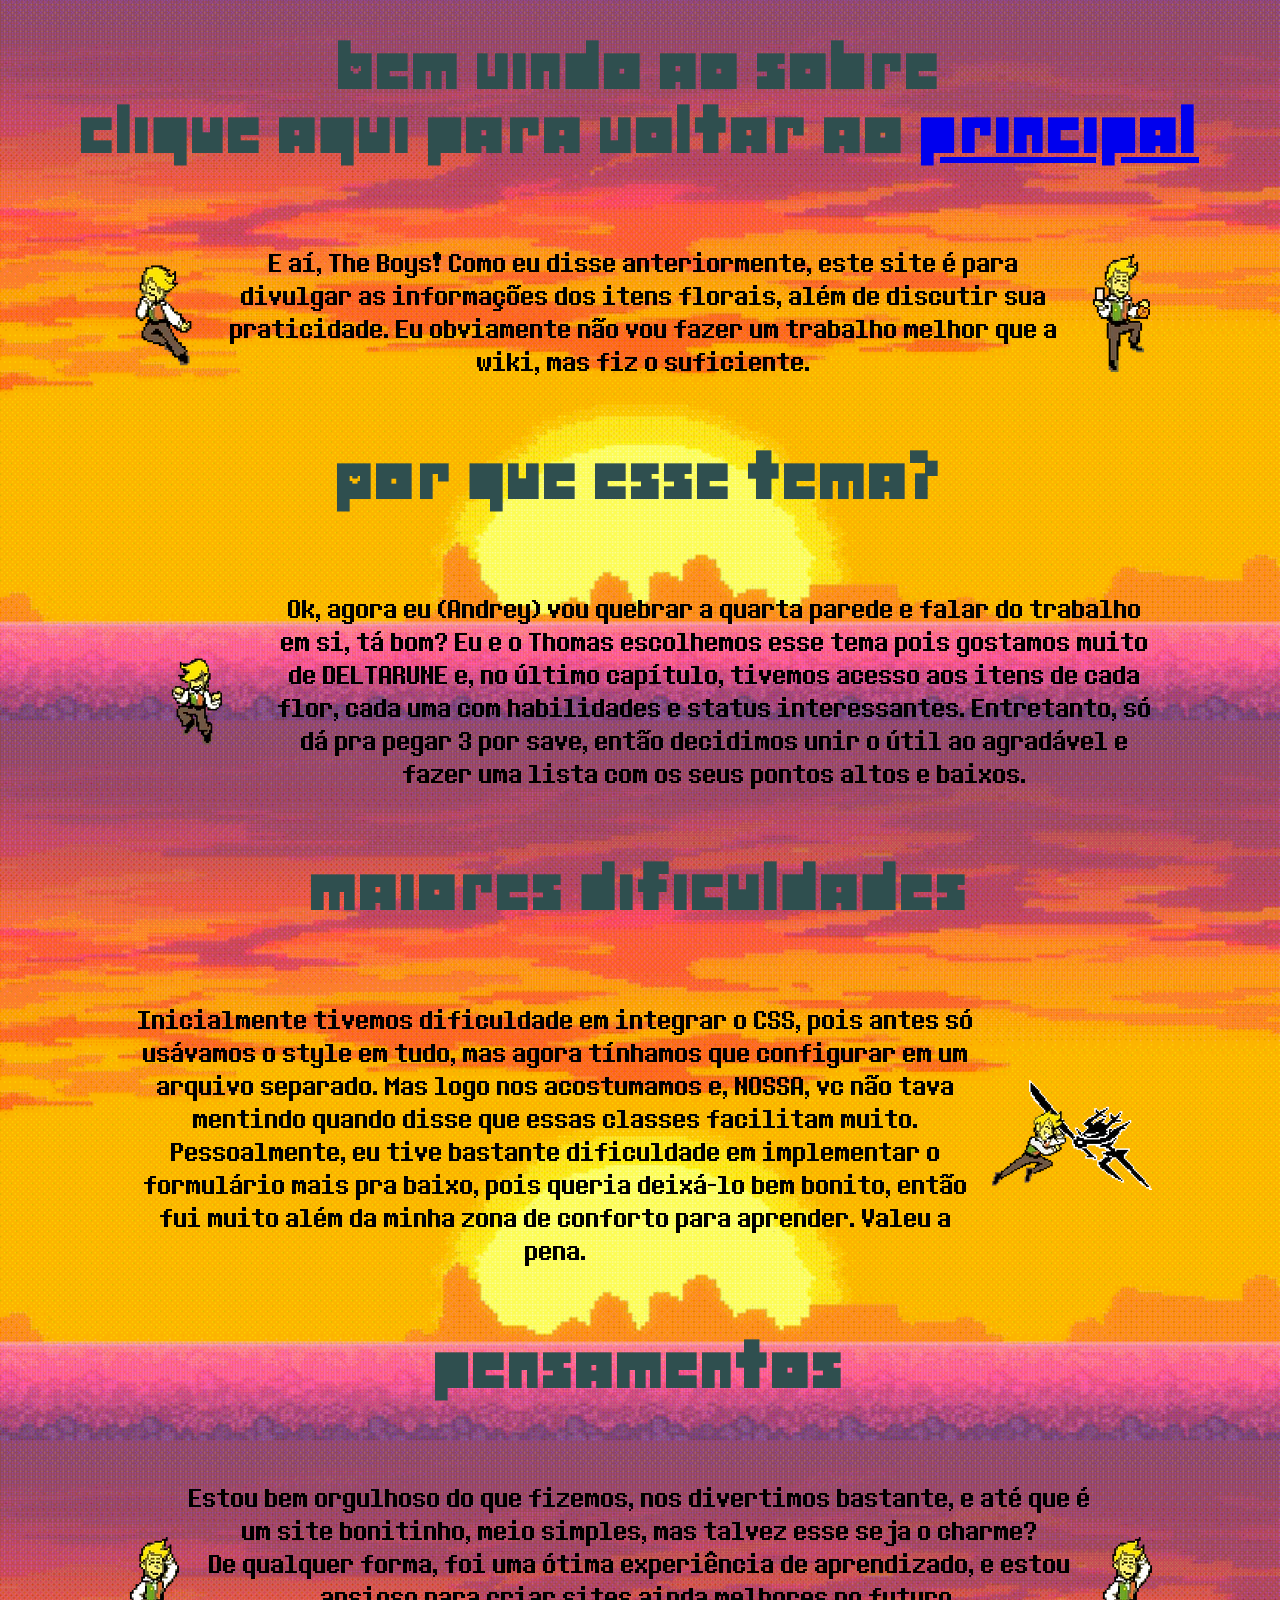
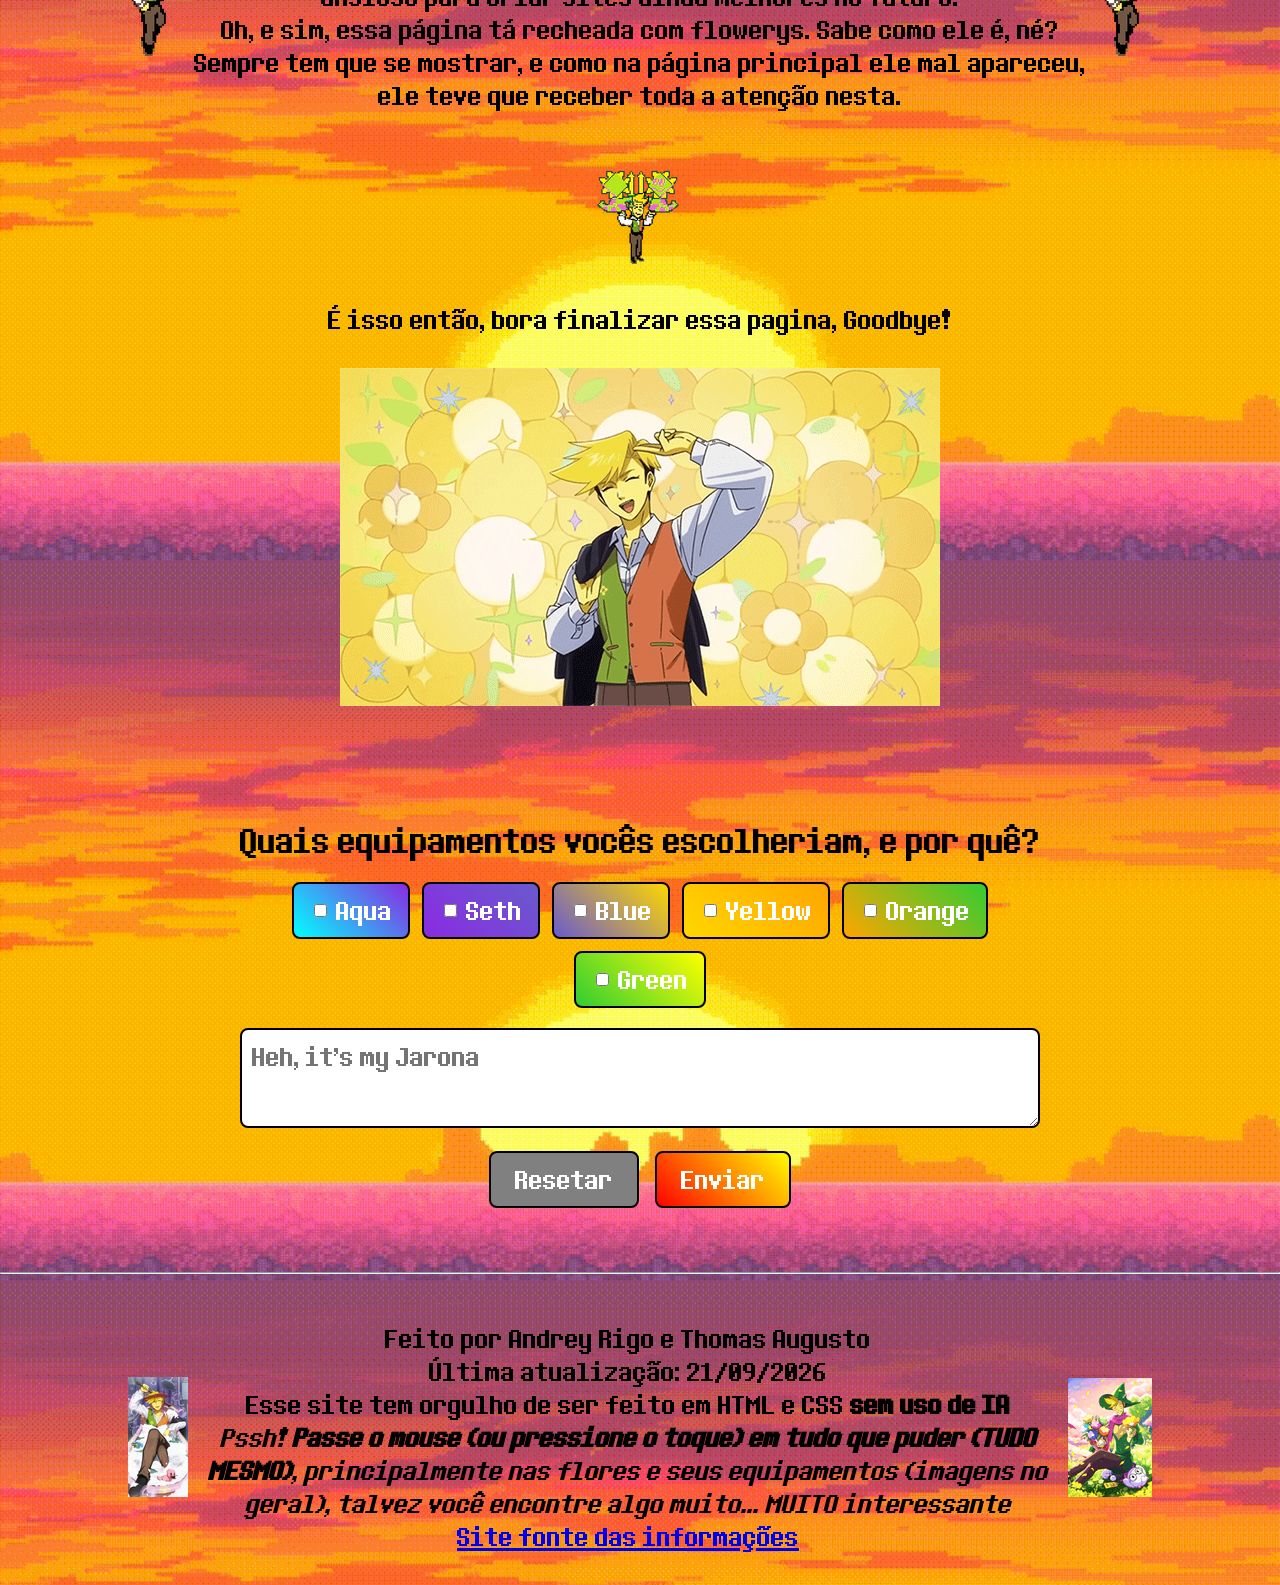
<file: sobre.html>
<!DOCTYPE html>
<html>
<head>
<title>Aprenda sobre as flores</title>
<link rel="stylesheet" href="css\styles.css">
</head>
<body class="pag_sobre_fundo">

<h1 class="titulo">Bem vindo ao sobre<br>clique aqui para voltar ao <a href="index.html" target="_self">principal</a></h1>

<div class="texto_alinhado_centro">

<img src="imagens/75px-Flowery_battle_kiss.webp" title="Flowers blooms in your heart">
    <p>
        E aí, The Boys! Como eu disse anteriormente, este site é para divulgar as informações dos itens florais,
        além de discutir sua praticidade. Eu obviamente não vou fazer um trabalho melhor que a wiki, mas fiz o suficiente.
    </p>
<img src="imagens/67px-Flowery_overworld_make_juice.webp" title="They're eating my flesh">
</div>

<h1 class="titulo">Por que esse tema?</h1>
<div class="texto_alinhado_centro">
    <img src="imagens/141px-Flowery_overworld_powering_up.webp" title="Lend me your power!">
    <p>
        Ok, agora eu (Andrey) vou quebrar a quarta parede e falar do trabalho em si, tá bom? Eu e o Thomas
        escolhemos esse tema pois gostamos muito de DELTARUNE e, no último capítulo, tivemos acesso aos itens de
        cada flor, cada uma com habilidades e status interessantes. Entretanto, só dá pra pegar 3 por save, então
        decidimos unir o útil ao agradável e fazer uma lista com os seus pontos altos e baixos.
    </p>
</div>

<h1 class="titulo">Maiores dificuldades</h1>
<div class="texto_alinhado_centro">
    <p>
        Inicialmente tivemos dificuldade em integrar o CSS, pois antes só usávamos o style em tudo, mas agora
        tínhamos que configurar em um arquivo separado. Mas logo nos acostumamos e, NOSSA, vc não tava mentindo
        quando disse que essas classes facilitam muito. Pessoalmente, eu tive bastante dificuldade em implementar
        o formulário mais pra baixo, pois queria deixá-lo bem bonito, então fui muito além da minha zona de conforto
        para aprender. Valeu a pena.
    </p>
    <img src="imagens/160px-Flowery_and_Knight_battle_clash.webp" title="What a predictable creature">
</div>

<h1 class="titulo">pensamentos</h1>
<div class="texto_alinhado_centro">
    <img src="imagens/51px-Flowery_overworld_pirouette_unused.webp" title="All according to — All according to plant">
    <p>
        Estou bem orgulhoso do que fizemos, nos divertimos bastante, e até que é um site bonitinho, meio simples,
        mas talvez esse seja o charme?<br>
        De qualquer forma, foi uma ótima experiência de aprendizado, e estou ansioso para criar sites
        ainda melhores no futuro.<br>
        Oh, e sim, essa página tá recheada com flowerys. Sabe como ele é, né? Sempre tem que se mostrar,
        e como na página principal ele mal apareceu, ele teve que receber toda a atenção nesta.
    </p>
    <img src="imagens/51px-Flowery_overworld_pirouette_unused.webp" title="And one more for the fans">
</div>

<div style="text-align: center;">
    <img src="imagens/113px-Flowery_battle_Floradinn_kiss.webp" title="Your dad's my best friend" style="justify-content: center">
    <p>É isso então, bora finalizar essa pagina, Goodbye!</p>
    <img src="imagens/flowery_intro.gif" title="Heh, it's my Jarona">
</div>

<!--Questionário-->

<form class="votacao">
  <p class="votacao_pergunta">Quais equipamentos vocês escolheriam, e por quê?</p>

  <div class="votacao_opcoes">
    <label class="opcao" style="background: linear-gradient(45deg, aqua, blueviolet)">
      <input type="checkbox" name="equip" value="Aqua">
      <span>Aqua</span>
    </label>
    <label class="opcao" style="background: linear-gradient(45deg, blueviolet, slateblue)">
      <input type="checkbox" name="equip" value="Seth">
      <span>Seth</span>
    </label>
    <label class="opcao" style="background: linear-gradient(45deg, slateblue, gold)">
      <input type="checkbox" name="equip" value="Blue">
      <span>Blue</span>
    </label>
    <label class="opcao" style="background: linear-gradient(45deg, gold, orange)">
      <input type="checkbox" name="equip" value="Yellow">
      <span>Yellow</span>
    </label>
    <label class="opcao" style="background: linear-gradient(45deg, orange, limegreen)">
      <input type="checkbox" name="equip" value="Orange">
      <span>Orange</span>
    </label>
    <label class="opcao" style="background: linear-gradient(45deg, limegreen, yellow)">
      <input type="checkbox" name="equip" value="Green">
      <span>Green</span>
    </label>
  </div>

  <textarea class="votacao_texto" placeholder="Heh, it's my Jarona"></textarea>

  <div class="votacao_botoes">
    <button type="reset" class="botao_reset">Resetar</button>
    <button type="submit" class="botao_enviar" title="Isso não funciona de verdade">Enviar</button>
  </div>
</form>

<!--Final da página-->
<hr>
<div class="texto_alinhado_centro">
    <img src="imagens/60px-BromideF_item.webp" title="Try my flavor">
    <p>
        Feito por Andrey Rigo e Thomas Augusto<br>
        Última atualização: 21/09/2026<br>
        Esse site tem orgulho de ser feito em HTML e CSS <b>sem uso de IA</b><br>
        <i>Pssh! <b>Passe o mouse (ou pressione o toque) em tudo que puder (TUDO MESMO)</b>, principalmente nas flores e seus equipamentos (imagens no geral),
            talvez você encontre algo muito... MUITO interessante</i><br>
        <a href="https://deltarune.wiki/w/Flower_item" target="_blank">Site fonte das informações</a>
    </p>
    <img src="imagens/84px-BromideR_item.webp" title="Wow">
</div>

</body>
</html>
</file>
<file: styles.css>
@font-face {
    font-family: determination;
    src: url(fontes/DeterminationSansWebRegular-369X.ttf);
}

@font-face {
    font-family: deltarune_logo;
    src: url(fontes/deltarune.ttf);
}

body{
    font-family: determination;
    margin: 0;
    font-size: 2em;
}

body.pag_principal_fundo {
  background-image:
    url('imagens/sunrise-deltarune.960x540.gif'),
    url('imagens/deltarune_background.gif');

  background-repeat: no-repeat, repeat;
  background-position: top center, top left;
  background-size: 100% auto, auto;
}

body.pag_sobre_fundo {
  background-image: url('imagens/sunrise-deltarune.960x540.gif');
  background-repeat: repeat-y;/* repete só na vertical */
  background-position: top center;
  background-size: 100% auto;/* usa 100% da largura da pagina, altura proporcional */
}

.foto_sunrise{
    min-height: 56.25vw;
}

.titulo{
    font-family: deltarune_logo;
    color: darkslategray;
    text-align:center;
}

.links_logo{
    font-family: deltarune_logo;
}

.texto_alinhado_centro {
  display: flex;
  align-items: center; /* centraliza os itens dentro da caixa */
  gap: 8px;/*espaçamento entre elementos*/
  margin: 0 auto;/* centraliza a caixa na página */
  max-width: 80%;/* limita a largura pra não esticar demais */
  text-align:center;
}

.blocos_flores{
    width: 100%;
}

.titulo_simples{
    font-family: determination;
    color: orange;
    text-align:center;
    border-bottom: 10px dotted aqua; /*Cria bolinhas bonitas*/
}

.container {
    display: flex;
    gap: 16px;
    padding: 10px; /*Faz as bolinhas não ficarem coladas na no container*/
}

.box {
    margin: 10px;
    width: 150px;
    background-color: blueviolet;
    display: flex;
    justify-content: center;
    align-items: center;
    flex-shrink: 0;
    position: relative;
}

.box img {
    max-width: 100%;
    max-height: 100%;
    position: absolute; /* uma em cima da outra */
}

.item_desc {
    border: 2px solid blueviolet;
    padding: 10px;
    background-color: rgba(138, 43, 226, 0.5); /*RED GREEN BLUE OPACIDADE*/
}

.item_titulo{
    background: linear-gradient(45deg,blueviolet,slateblue);
    background-clip: text;
    -webkit-background-clip: text; /* Recorta o fundo no formato das letras */
    -webkit-text-fill-color: transparent; /* Faz a cor padrão do texto sumir */
    color: transparent;
}

.item {
    display: flex;
    align-items: center;/* centraliza verticalmente a img e o texto */
    gap: 8px;/* espaço entre a imagem e o texto */
}

.stats {
    font-family: courier;
    text-align: center;
    margin: 0; /* tira a margem padrão do <p> */
}

/*Normalmente o spr_especial não aparece*/
.box .spr_special {
    display: none;/* mantém a proporção */
}

/* Normalmente o spr_normal aparece, mas se sobre o mouse ele desaparece */
.box:hover .spr_normal {
    display: none;
}

/*Quando está sobre o mouse o spr_especial aparece*/
.box:hover .spr_special {
    display: block;
}

.nao_pode_equipar {
    opacity: 0.5;
}

/*Variações para cada personagem*/

/*Aqua*/
.container[class^="aqua"]{
    border-bottom: 10px dotted blueviolet;
}

.box[class^="aqua"]{
    background-color: aqua;
}

.item_titulo[class^="aqua"]{
    background: linear-gradient(45deg, aqua, blueviolet);
    background-clip: text;
    -webkit-background-clip: text;
    -webkit-text-fill-color: transparent;
    color: transparent;
}

.item_desc[class^="aqua"] {
    border: 2px solid aqua;
    background-color: rgba(0, 255, 255, 0.5); /*RED GREEN BLUE OPACIDADE*/
}

/*Seth*/
.container[class^="seth"]{
    border-bottom: 10px dotted slateblue;
}

.box[class^="seth"]{
    background-color: blueviolet;
}

.item_titulo[class^="seth"]{
    background: linear-gradient(45deg, blueviolet, slateblue);
    background-clip: text;
    -webkit-background-clip: text;
    -webkit-text-fill-color: transparent;
    color: transparent;
}

.item_desc[class^="seth"] {
    border: 2px solid blueviolet;
    background-color: rgba(138, 43, 226, 0.5); /*RED GREEN BLUE OPACIDADE*/
}

/*Blue*/
.container[class^="blue"]{
    border-bottom: 10px dotted aqua;
}

.box[class^="blue"]{
    background-color: slateblue;
}

.item_titulo[class^="blue"]{
    background: linear-gradient(45deg, slateblue, gold);
    background-clip: text;
    -webkit-background-clip: text;
    -webkit-text-fill-color: transparent;
    color: transparent;
}

.item_desc[class^="blue"] {
    border: 2px solid slateblue;
    background-color: rgba(106, 90, 205, 0.5); /*RED GREEN BLUE OPACIDADE*/
}

/*Yellow*/
.container[class^="yellow"]{
    border-bottom: 10px dotted orange;
}

.box[class^="yellow"]{
    background-color: gold;
}

.item_titulo[class^="yellow"]{
    background: linear-gradient(45deg, gold, orange);
    background-clip: text;
    -webkit-background-clip: text;
    -webkit-text-fill-color: transparent;
    color: transparent;
}

.item_desc[class^="yellow"] {
    border: 2px solid gold;
    background-color: rgba(255, 215, 0, 0.5); /*RED GREEN BLUE OPACIDADE*/
}

/*Orange*/
.container[class^="orange"]{
    border-bottom: 10px dotted limegreen;
}

.box[class^="orange"]{
    background-color: orange;
}

.item_titulo[class^="orange"]{
    background: linear-gradient(45deg, orange, limegreen);
    background-clip: text;
    -webkit-background-clip: text;
    -webkit-text-fill-color: transparent;
    color: transparent;
}

.item_desc[class^="orange"] {
    border: 2px solid orange;
    background-color: rgba(255, 165, 0, 0.5); /*RED GREEN BLUE OPACIDADE*/
}

/*Green*/
.container[class^="green"]{
    border-bottom: 10px dotted yellow;
}

.box[class^="green"]{
    background-color: limegreen;
}

.item_titulo[class^="green"]{
    background: linear-gradient(45deg, limegreen, yellow);
    background-clip: text;
    -webkit-background-clip: text;
    -webkit-text-fill-color: transparent;
    color: transparent;
}

.item_desc[class^="green"] {
    border: 2px solid limegreen;
    background-color: rgba(50, 205, 50, 0.5); /*RED GREEN BLUE OPACIDADE*/
}

/*Flowery*/

.box[class^="flowery"]{
    background-color: yellow;
}

.item_titulo[class^="flowery"]{
    background: linear-gradient(45deg, yellow, yellow);
    background-clip: text;
    -webkit-background-clip: text;
    -webkit-text-fill-color: transparent;
    color: transparent;
}

.item_desc[class^="flowery"] {
    border: 2px solid yellow;
    background-color: rgba(255, 255, 0, 0.5); /*RED GREEN BLUE OPACIDADE*/
}


/*Votação*/
/*Oi professor eu sei que vc tá lendo isso, então eu quero confessar que eu odiei fazer essa merda de votação. no cmc foi simples né? só usar os forms e tá de boa mas ai eu pensei "ai isso é um trabalho né? não faz mal eu deixar um pouco mais bonito" e dessa forma eu gastei 3 horas da minha vida só nisso. TODA HORA eu via um efeito novo que eu queria implementar, mudava os parametros toda hora, ai as classes nãoq ueriam funcionar por algum motivo e eu to escrevendo isso na raicva pq DEU CERTO FINALEMETENAFNJBXVBNMJasckjhbadfkjhb. Enfim, não vou mais mexer nisso :)*/

.votacao {
  max-width: 800px;
  margin: 40px auto;
  padding: 24px;
  text-align: center;
  font-family: determination;
}

.votacao_pergunta {
  font-size: 1.3em;
  margin-bottom: 20px;
}

.votacao_opcoes {
  display: flex;
  flex-wrap: wrap;
  justify-content: center;
  gap: 12px;
  margin-bottom: 20px;
}

.opcao {
  display: flex;
  align-items: center;
  gap: 6px;
  padding: 10px 16px;
  border: 2px solid black;
  border-radius: 8px;
  color: white;
  cursor: pointer;
  user-select: none;
  transition: transform 0.15s;
}

.opcao:hover {
  transform: scale(1.05);
}

.opcao input {
  cursor: pointer;
}

.opcao:has(input:checked) {
  outline: 3px solid yellow;
  transform: scale(1.05);
}

.votacao_texto {
  width: 100%;
  min-height: 100px;
  padding: 10px;
  box-sizing: border-box; /*faz com que o padding e a border de um elemento sejam incluídos dentro da largura e da altura que você definiu, em vez de aumentarem o tamanho final da caixa*/
  border: 2px solid black;
  border-radius: 8px;

  font-family: determination; /*Precisa readicionar a fonte para aparecer*/
  font-size: 1em; /*Fica feito no tamanho natural*/

  resize: vertical; /*Evita que o usuario mude o tamanho horizontal*/
  margin-bottom: 16px;
}

.votacao_botoes {
  display: flex;
  justify-content: center;
  gap: 16px;
}

.votacao_botoes button {
  padding: 10px 24px; /* vertical | horizontal */
  border: 2px solid black;
  border-radius: 8px;
  font-family: determination;
  font-size: 1em;
  transition: transform 0.15s;
}

.votacao_botoes button:hover {
  transform: scale(1.05);
}

.botao_reset {
  background: gray;
  color: white;
}

.botao_enviar {
  background: linear-gradient(45deg, red, yellow);
  color: white;
}
</file>
